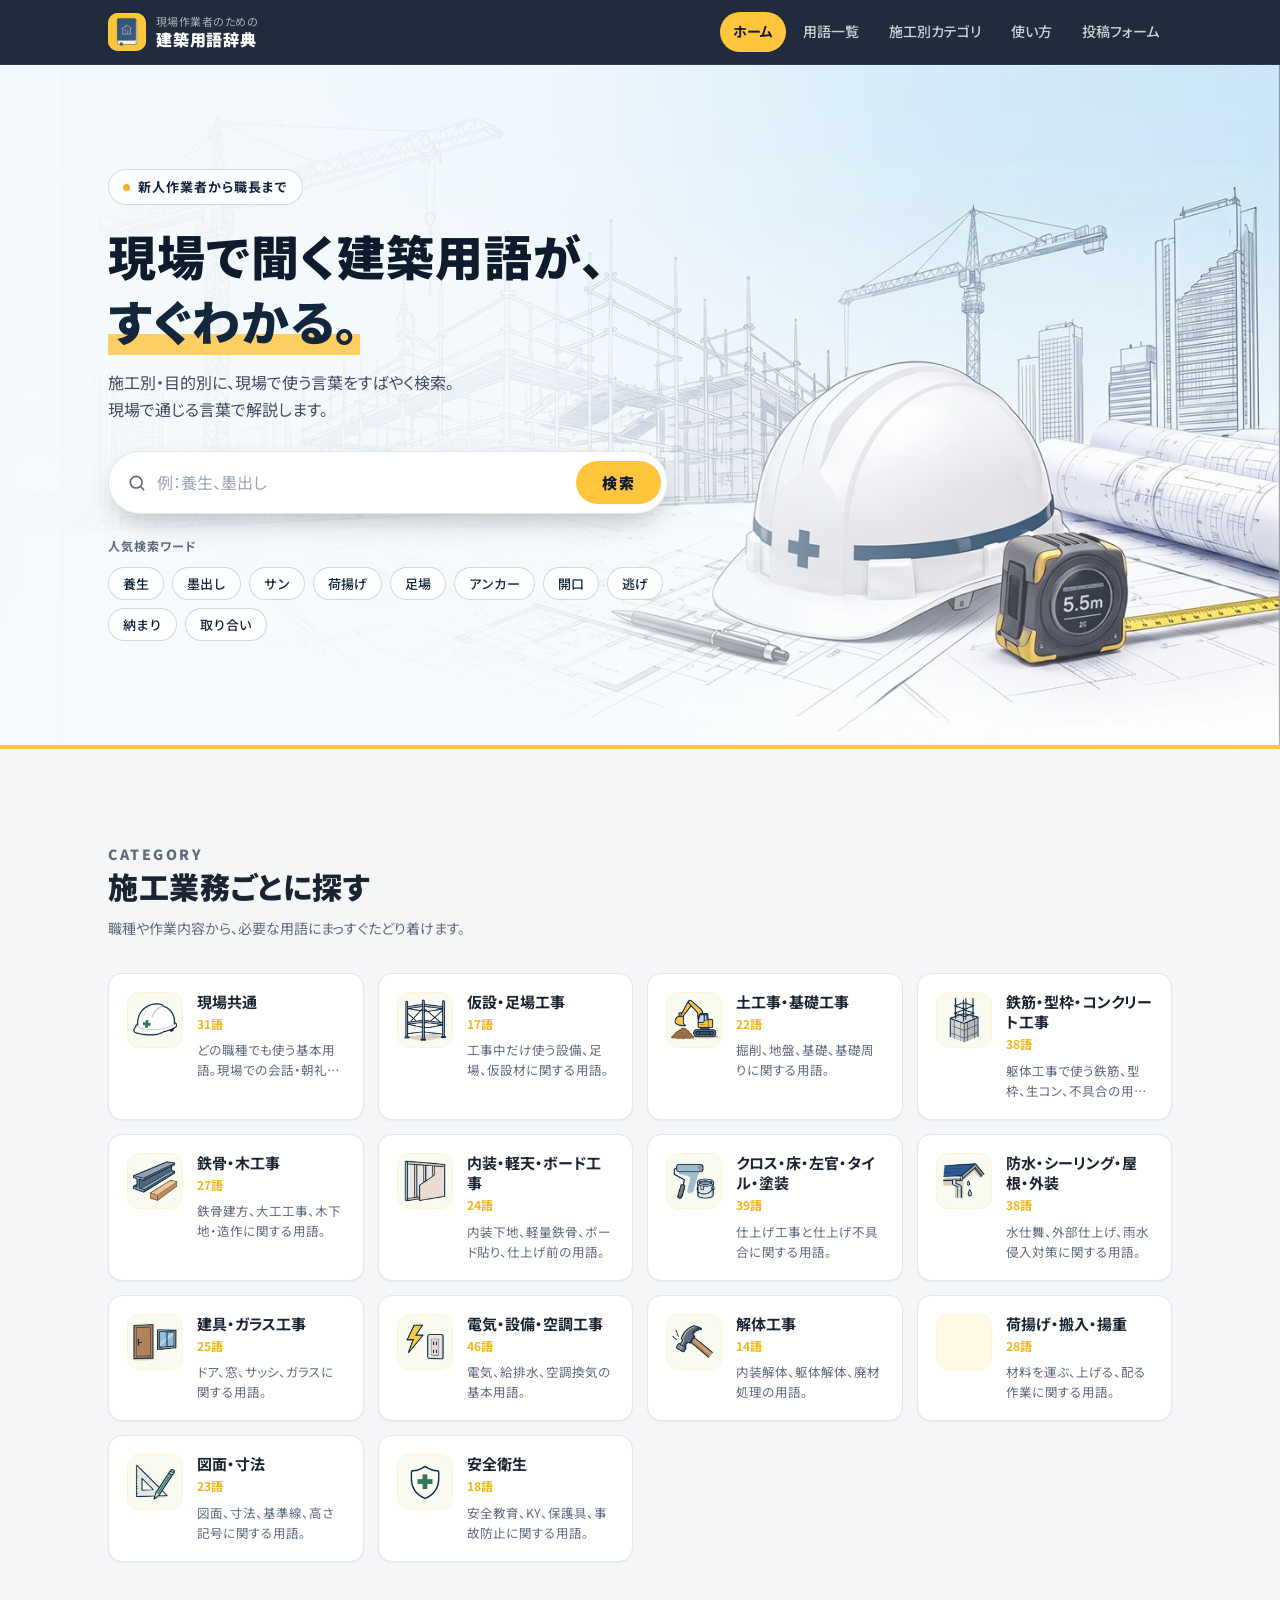
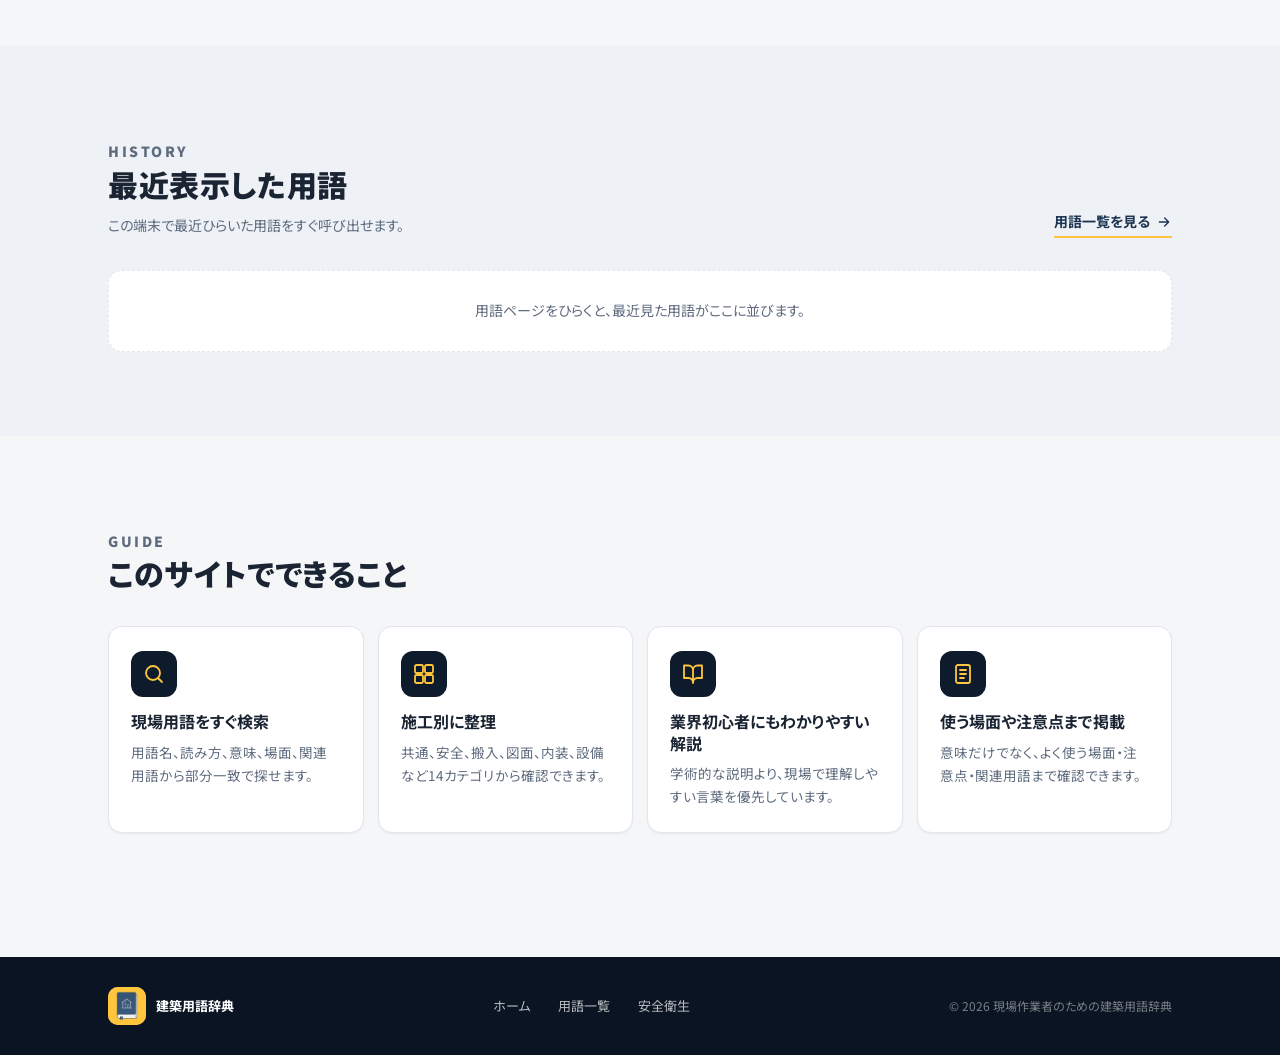
<file: index.html>
<!doctype html>
<html lang="ja">
<head>
  <meta charset="utf-8">
  <meta name="viewport" content="width=device-width, initial-scale=1">
  <title>現場作業者のための建築用語辞典</title>
  <meta name="description" content="現場で聞く建築用語を施工別・目的別にすばやく検索できる、現場作業者のための用語辞典です。">
  <meta name="theme-color" content="#0e1b2c">
  <link rel="preconnect" href="https://fonts.googleapis.com">
  <link rel="preconnect" href="https://fonts.gstatic.com" crossorigin>
  <link href="https://fonts.googleapis.com/css2?family=Noto+Sans+JP:wght@400;500;700;900&display=swap" rel="stylesheet">
  <link rel="icon" type="image/png" sizes="32x32" href="image/icon-32.png">
  <link rel="icon" type="image/png" sizes="192x192" href="image/icon-192.png">
  <link rel="apple-touch-icon" sizes="180x180" href="image/icon-180.png">
  <link rel="stylesheet" href="styles.css">
</head>
<body data-page="home">
  <a class="skip-link" href="#main">本文へスキップ</a>

  <header class="site-header">
    <div class="container header-inner">
      <a class="brand" href="index.html" aria-label="現場作業者のための建築用語辞典 ホーム">
        <span class="brand-mark" aria-hidden="true">
          <img class="brand-img" src="image/icon-192.png" alt="">
        </span>
        <span class="brand-text"><small>現場作業者のための</small><strong>建築用語辞典</strong></span>
      </a>
      <button class="nav-toggle" type="button" aria-expanded="false" aria-controls="globalNav">
        <span class="nav-toggle-bar" aria-hidden="true"></span>
        <span class="visually-hidden">メニュー</span>
      </button>
      <nav id="globalNav" class="nav" aria-label="メインナビゲーション">
        <a href="index.html" aria-current="page">ホーム</a>
        <a href="search.html">用語一覧</a>
        <a href="index.html#categories">施工別カテゴリ</a>
        <a href="index.html#features">使い方</a>
        <a href="board.html">投稿フォーム</a>
      </nav>
    </div>
  </header>

  <main id="main">
    <section class="hero" aria-labelledby="hero-title">
      <div class="container hero-grid">
        <div class="hero-copy">
          <p class="hero-eyebrow"><span class="hero-eyebrow-dot" aria-hidden="true"></span>新人作業者から職長まで</p>
          <h1 id="hero-title">現場で聞く建築用語が、<br><em>すぐわかる。</em></h1>
          <p class="hero-lead">施工別・目的別に、現場で使う言葉をすばやく検索。<br>現場で通じる言葉で解説します。</p>

          <form id="searchForm" class="search-form" role="search">
            <label class="visually-hidden" for="searchInput">建築用語を検索</label>
            <div class="search-box">
              <svg class="search-icon" aria-hidden="true" viewBox="0 0 24 24" fill="none" stroke="currentColor" stroke-width="2" stroke-linecap="round"><circle cx="11" cy="11" r="7"/><path d="m20 20-3.5-3.5"/></svg>
              <input id="searchInput" type="search" placeholder="例：養生、墨出し" autocomplete="off" role="combobox" aria-expanded="false" aria-controls="searchSuggest" aria-autocomplete="list">
              <button type="submit">検索</button>
            </div>
            <ul id="searchSuggest" class="search-suggest" role="listbox" aria-label="検索候補" hidden></ul>
          </form>

          <div class="popular">
            <span class="popular-label" id="popular-title">人気検索ワード</span>
            <div id="popularKeywords" class="tag-list" role="list" aria-labelledby="popular-title"></div>
          </div>
        </div>

      </div>
    </section>

    <section id="categories" class="section" aria-labelledby="category-title">
      <div class="container">
        <div class="section-heading">
          <p class="section-kicker">Category</p>
          <h2 id="category-title">施工業務ごとに探す</h2>
          <p>職種や作業内容から、必要な用語にまっすぐたどり着けます。</p>
        </div>
        <div id="statusMessage" class="status-message" role="status" aria-live="polite" hidden></div>
        <div id="categoryGrid" class="category-grid"></div>
      </div>
    </section>

    <section class="section section-muted" aria-labelledby="pickup-title">
      <div class="container">
        <div class="section-heading section-heading-row">
          <div>
            <p class="section-kicker">History</p>
            <h2 id="pickup-title">最近表示した用語</h2>
            <p>この端末で最近ひらいた用語をすぐ呼び出せます。</p>
          </div>
          <div class="pickup-actions">
            <button id="clearRecent" class="link-button" type="button" hidden>表示履歴を消す</button>
            <a class="text-link" href="search.html">用語一覧を見る<svg aria-hidden="true" viewBox="0 0 24 24" fill="none" stroke="currentColor" stroke-width="2" stroke-linecap="round" stroke-linejoin="round"><path d="M5 12h14m-6-6 6 6-6 6"/></svg></a>
          </div>
        </div>
        <div id="pickupTerms" class="term-grid"></div>
      </div>
    </section>

    <section id="features" class="section" aria-labelledby="features-title">
      <div class="container">
        <div class="section-heading">
          <p class="section-kicker">Guide</p>
          <h2 id="features-title">このサイトでできること</h2>
        </div>
        <div class="feature-grid">
          <article class="feature-card">
            <span class="feature-icon" aria-hidden="true"><svg viewBox="0 0 24 24" fill="none" stroke="currentColor" stroke-width="1.8" stroke-linecap="round"><circle cx="11" cy="11" r="7"/><path d="m20 20-3.5-3.5"/></svg></span>
            <h3>現場用語をすぐ検索</h3>
            <p>用語名、読み方、意味、場面、関連用語から部分一致で探せます。</p>
          </article>
          <article class="feature-card">
            <span class="feature-icon" aria-hidden="true"><svg viewBox="0 0 24 24" fill="none" stroke="currentColor" stroke-width="1.8" stroke-linecap="round" stroke-linejoin="round"><rect x="3" y="3" width="8" height="8" rx="1.5"/><rect x="13" y="3" width="8" height="8" rx="1.5"/><rect x="3" y="13" width="8" height="8" rx="1.5"/><rect x="13" y="13" width="8" height="8" rx="1.5"/></svg></span>
            <h3>施工別に整理</h3>
            <p>共通、安全、搬入、図面、内装、設備など14カテゴリから確認できます。</p>
          </article>
          <article class="feature-card">
            <span class="feature-icon" aria-hidden="true"><svg viewBox="0 0 24 24" fill="none" stroke="currentColor" stroke-width="1.8" stroke-linecap="round" stroke-linejoin="round"><path d="M12 21V8M12 8c0-2.5 2-4.5 4.5-4.5H21V16h-4.5C14 16 12 18 12 21M12 8c0-2.5-2-4.5-4.5-4.5H3V16h4.5C10 16 12 18 12 21"/></svg></span>
            <h3>業界初心者にもわかりやすい解説</h3>
            <p>学術的な説明より、現場で理解しやすい言葉を優先しています。</p>
          </article>
          <article class="feature-card">
            <span class="feature-icon" aria-hidden="true"><svg viewBox="0 0 24 24" fill="none" stroke="currentColor" stroke-width="1.8" stroke-linecap="round" stroke-linejoin="round"><rect x="5" y="3" width="14" height="18" rx="2"/><path d="M9 8h6M9 12h6M9 16h4"/></svg></span>
            <h3>使う場面や注意点まで掲載</h3>
            <p>意味だけでなく、よく使う場面・注意点・関連用語まで確認できます。</p>
          </article>
        </div>
      </div>
    </section>
  </main>

  <footer class="footer">
    <div class="container footer-inner">
      <div class="footer-brand">
        <span class="brand-mark" aria-hidden="true">
          <img class="brand-img" src="image/icon-192.png" alt="">
        </span>
        <strong>建築用語辞典</strong>
      </div>
      <nav class="footer-nav" aria-label="フッターナビゲーション">
        <a href="index.html">ホーム</a>
        <a href="search.html">用語一覧</a>
        <a href="search.html?cat=safety">安全衛生</a>
      </nav>
      <p class="footer-copy">© 2026 現場作業者のための建築用語辞典</p>
    </div>
  </footer>

  <script src="app.js"></script>
</body>
</html>
</file>
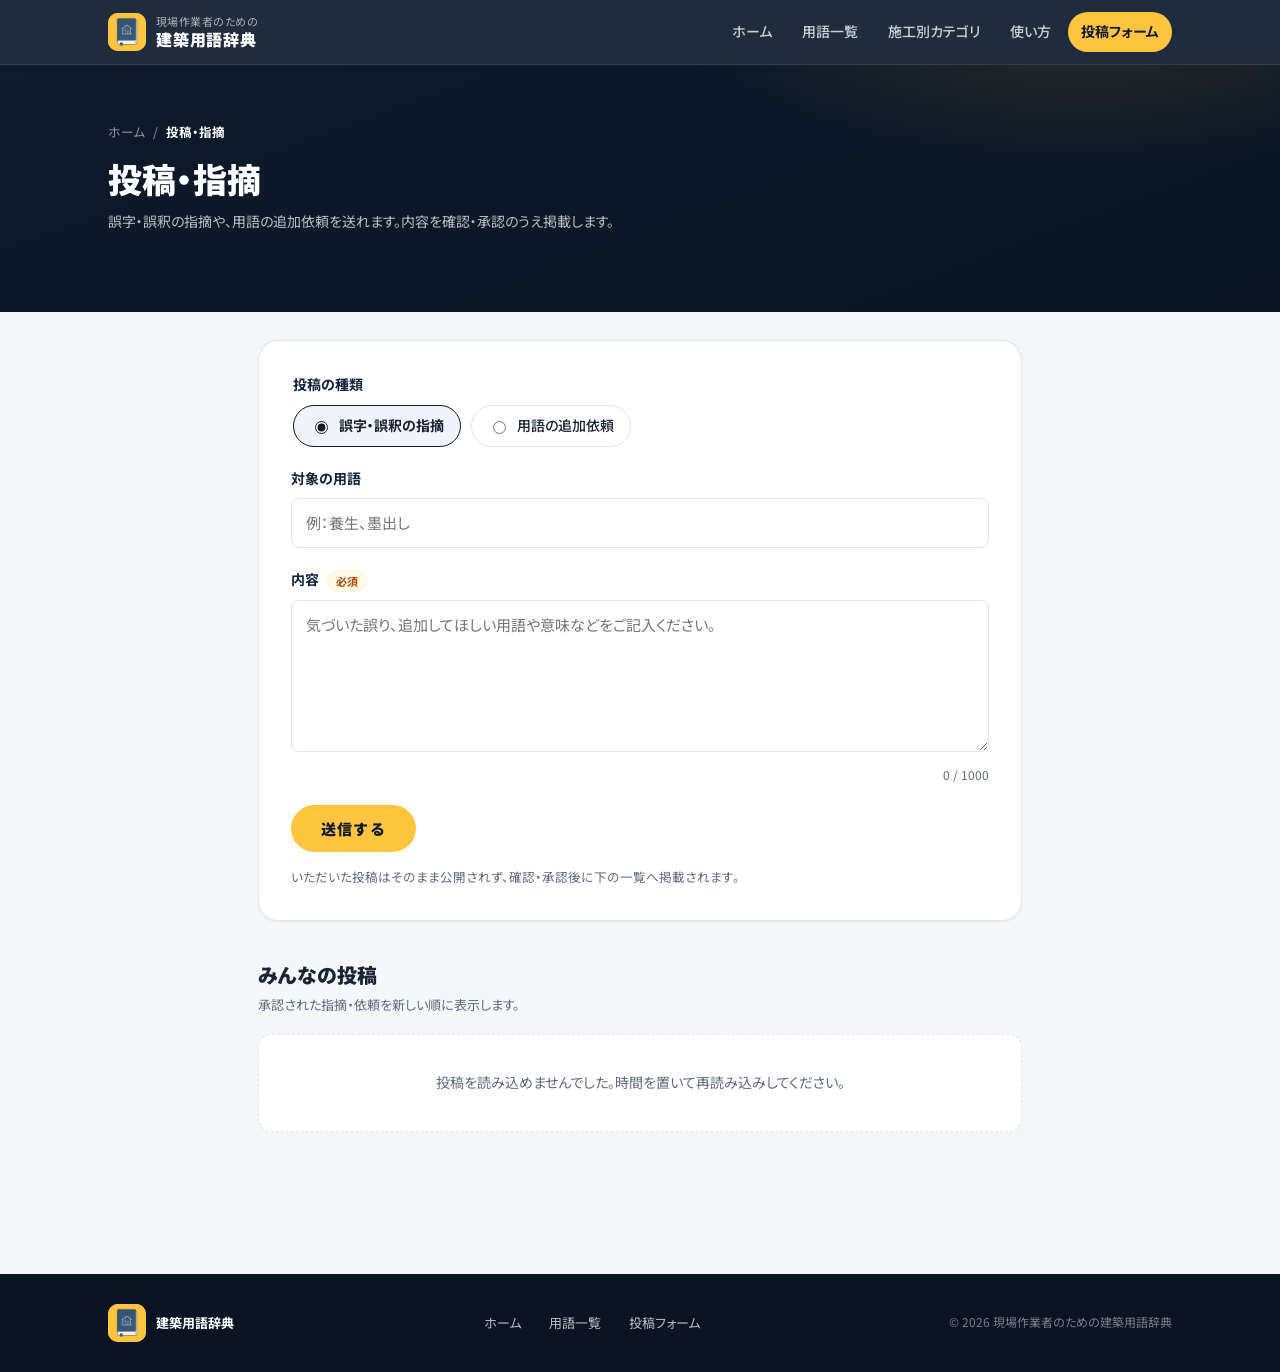
<file: board.html>
<!doctype html>
<html lang="ja">
<head>
  <meta charset="utf-8">
  <meta name="viewport" content="width=device-width, initial-scale=1">
  <title>投稿・指摘 | 現場作業者のための建築用語辞典</title>
  <meta name="description" content="誤字・誤釈の指摘や、用語の追加依頼を投稿できます。">
  <meta name="theme-color" content="#0e1b2c">
  <link rel="preconnect" href="https://fonts.googleapis.com">
  <link rel="preconnect" href="https://fonts.gstatic.com" crossorigin>
  <link href="https://fonts.googleapis.com/css2?family=Noto+Sans+JP:wght@400;500;700;900&display=swap" rel="stylesheet">
  <link rel="icon" type="image/png" sizes="32x32" href="image/icon-32.png">
  <link rel="icon" type="image/png" sizes="192x192" href="image/icon-192.png">
  <link rel="apple-touch-icon" sizes="180x180" href="image/icon-180.png">
  <link rel="stylesheet" href="styles.css">
</head>
<body data-page="board">
  <a class="skip-link" href="#main">本文へスキップ</a>

  <header class="site-header">
    <div class="container header-inner">
      <a class="brand" href="index.html" aria-label="現場作業者のための建築用語辞典 ホーム">
        <span class="brand-mark" aria-hidden="true">
          <img class="brand-img" src="image/icon-192.png" alt="">
        </span>
        <span class="brand-text"><small>現場作業者のための</small><strong>建築用語辞典</strong></span>
      </a>
      <button class="nav-toggle" type="button" aria-expanded="false" aria-controls="globalNav">
        <span class="nav-toggle-bar" aria-hidden="true"></span>
        <span class="visually-hidden">メニュー</span>
      </button>
      <nav id="globalNav" class="nav" aria-label="メインナビゲーション">
        <a href="index.html">ホーム</a>
        <a href="search.html">用語一覧</a>
        <a href="index.html#categories">施工別カテゴリ</a>
        <a href="index.html#features">使い方</a>
        <a href="board.html" aria-current="page">投稿フォーム</a>
      </nav>
    </div>
  </header>

  <main id="main">
    <section class="page-hero">
      <div class="container">
        <nav class="breadcrumb" aria-label="パンくずリスト">
          <a href="index.html">ホーム</a><span aria-hidden="true">/</span><span aria-current="page">投稿・指摘</span>
        </nav>
        <h1>投稿・指摘</h1>
        <p class="page-lead">誤字・誤釈の指摘や、用語の追加依頼を送れます。内容を確認・承認のうえ掲載します。</p>
      </div>
    </section>

    <section class="section section-board">
      <div class="container container-narrow">
        <form id="postForm" class="post-form" novalidate>
          <fieldset class="post-field">
            <legend>投稿の種類</legend>
            <div class="post-type-choices">
              <label class="post-radio">
                <input type="radio" name="type" value="typo" checked>
                <span>誤字・誤釈の指摘</span>
              </label>
              <label class="post-radio">
                <input type="radio" name="type" value="request">
                <span>用語の追加依頼</span>
              </label>
            </div>
          </fieldset>

          <div class="post-field">
            <label for="postTerm" id="postTermLabel">対象の用語</label>
            <input id="postTerm" name="term" type="text" maxlength="60" autocomplete="off" placeholder="例：養生、墨出し">
          </div>

          <div class="post-field">
            <label for="postBody">内容<span class="req">必須</span></label>
            <textarea id="postBody" name="body" rows="5" maxlength="1000" required placeholder="気づいた誤り、追加してほしい用語や意味などをご記入ください。"></textarea>
            <p class="post-help"><span id="postCounter">0 / 1000</span></p>
          </div>

          <!-- スパム対策（人間には見えない項目） -->
          <div class="hp-field" aria-hidden="true">
            <label for="postWebsite">Website</label>
            <input id="postWebsite" name="website" type="text" tabindex="-1" autocomplete="off">
          </div>

          <div id="postStatus" class="post-status" role="status" aria-live="polite" hidden></div>

          <button type="submit" class="post-submit">送信する</button>
          <p class="post-note">いただいた投稿はそのまま公開されず、確認・承認後に下の一覧へ掲載されます。</p>
        </form>

        <div class="board-list-head">
          <h2>みんなの投稿</h2>
          <p>承認された指摘・依頼を新しい順に表示します。</p>
        </div>
        <div id="postEmpty" class="status-message" role="status" aria-live="polite" hidden></div>
        <div id="postList" class="post-list"></div>
      </div>
    </section>
  </main>

  <footer class="footer">
    <div class="container footer-inner">
      <div class="footer-brand">
        <span class="brand-mark" aria-hidden="true">
          <img class="brand-img" src="image/icon-192.png" alt="">
        </span>
        <strong>建築用語辞典</strong>
      </div>
      <nav class="footer-nav" aria-label="フッターナビゲーション">
        <a href="index.html">ホーム</a>
        <a href="search.html">用語一覧</a>
        <a href="board.html">投稿フォーム</a>
      </nav>
      <p class="footer-copy">© 2026 現場作業者のための建築用語辞典</p>
    </div>
  </footer>

  <script src="app.js"></script>
</body>
</html>
</file>
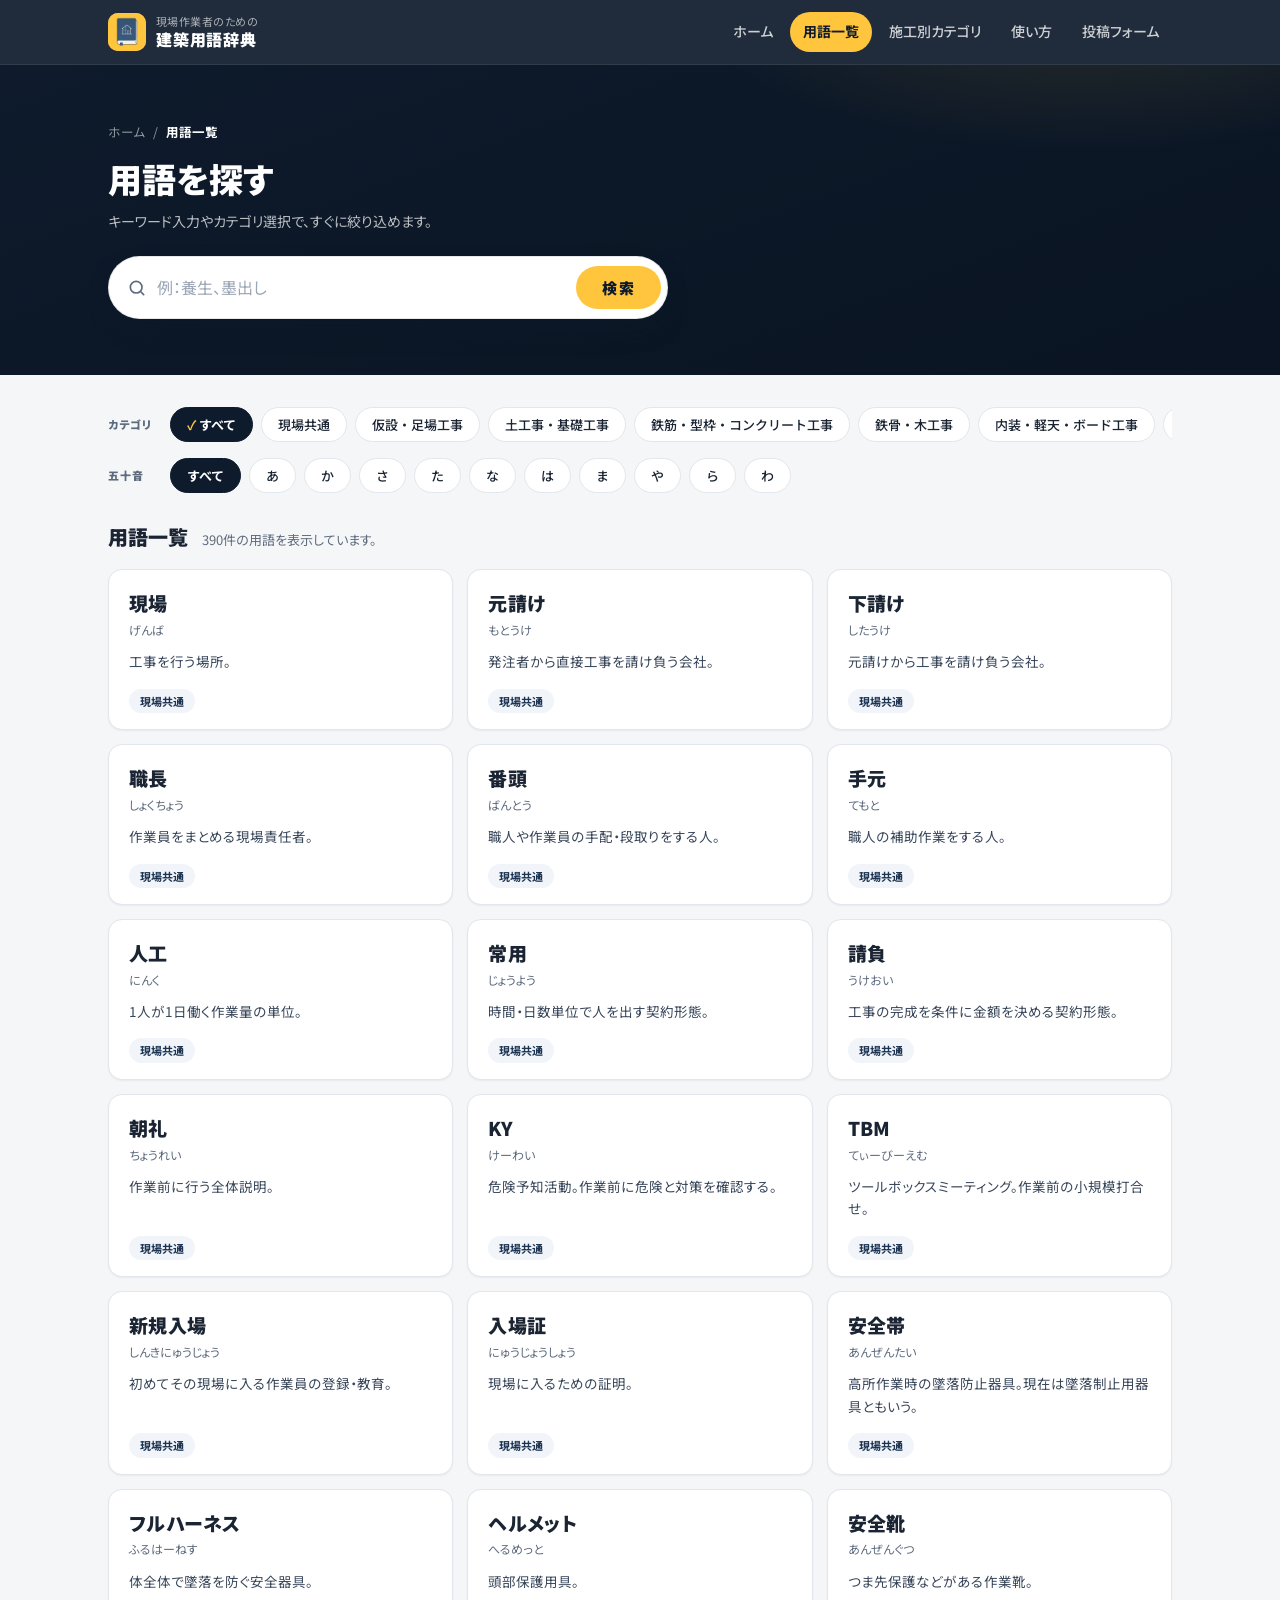
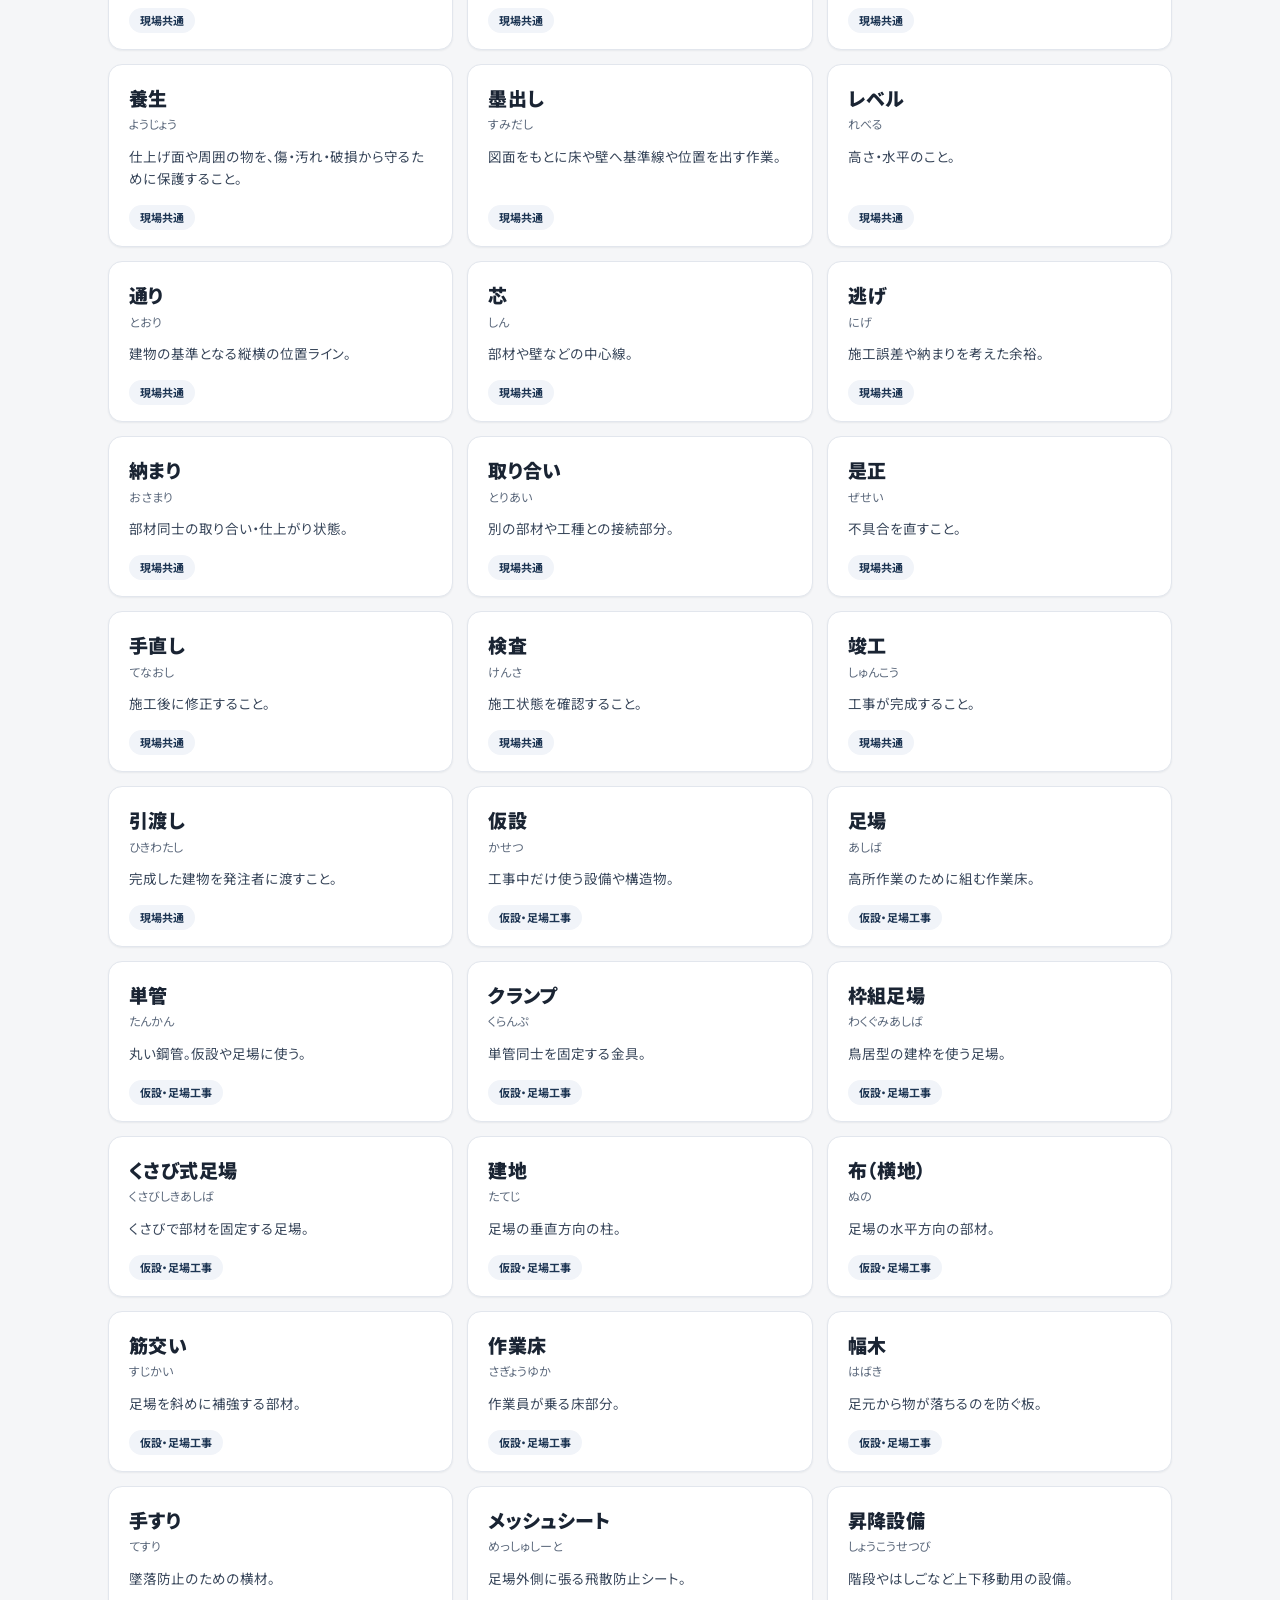
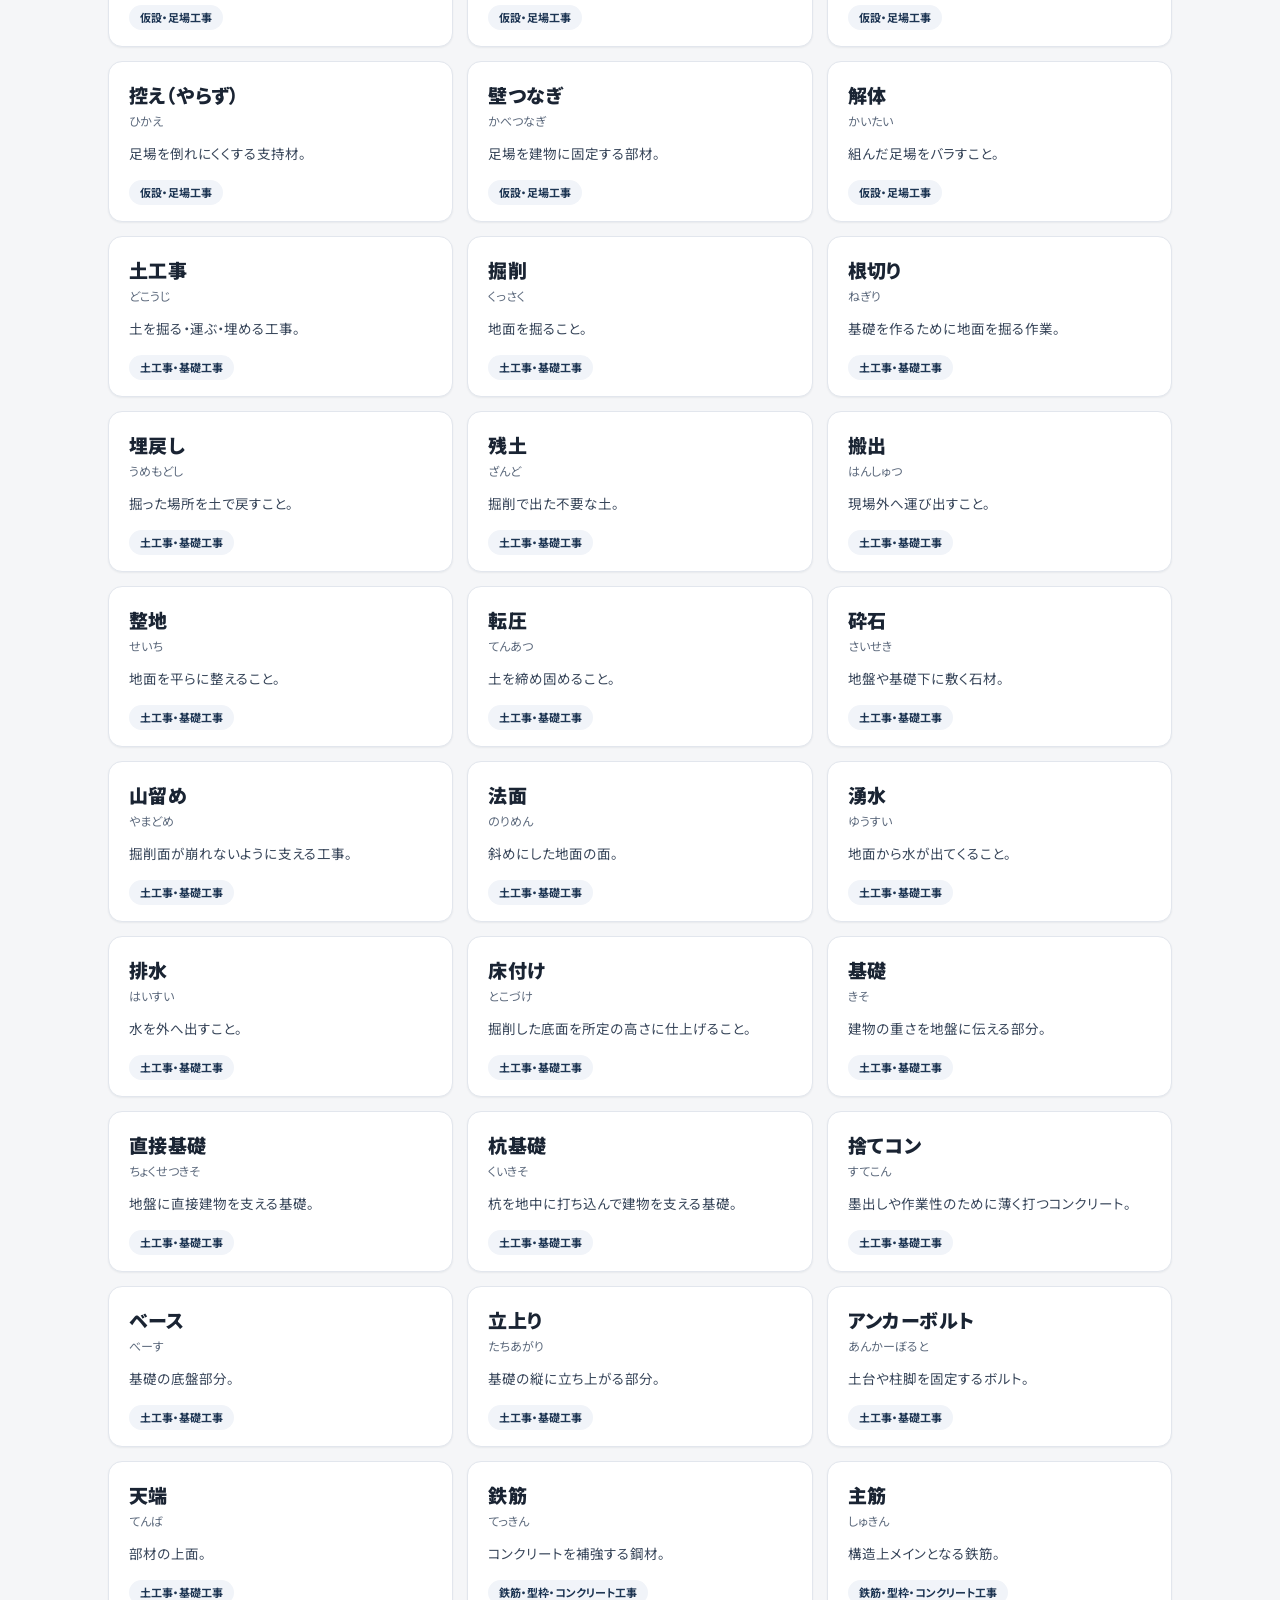
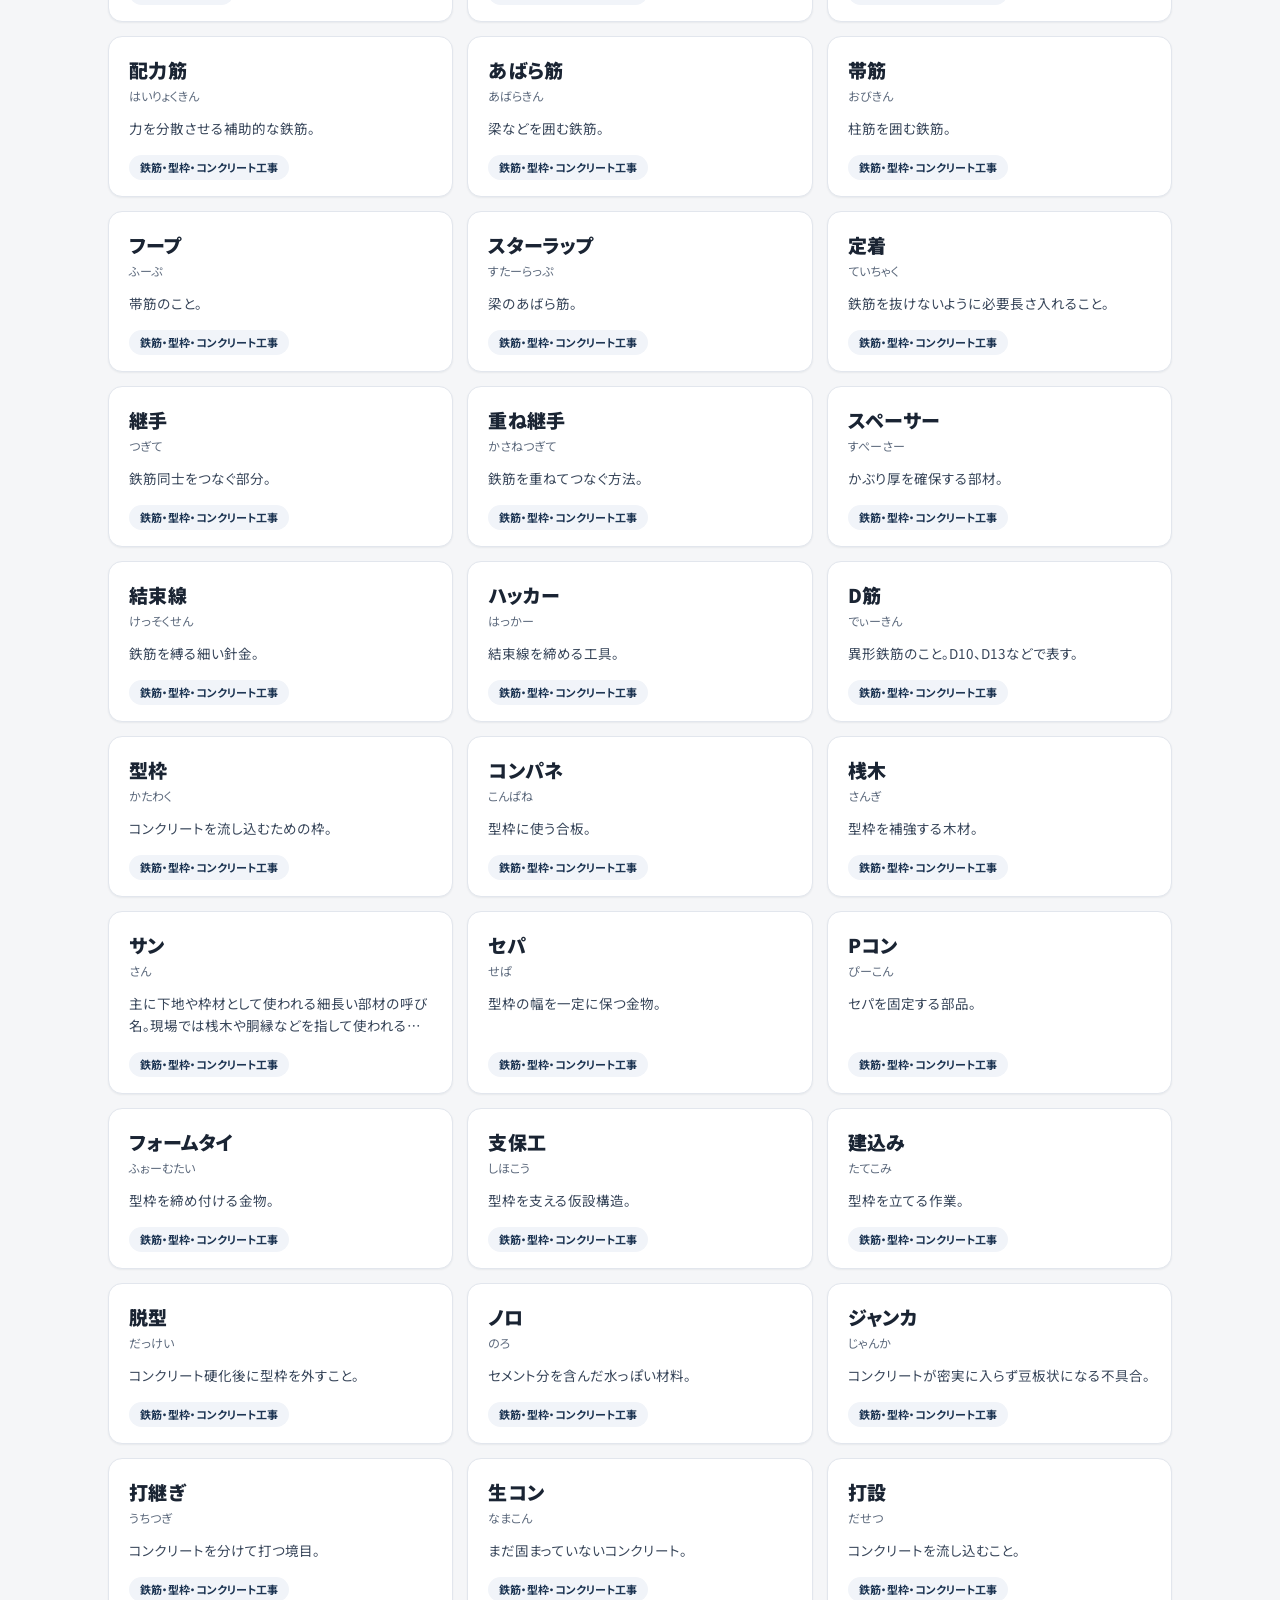
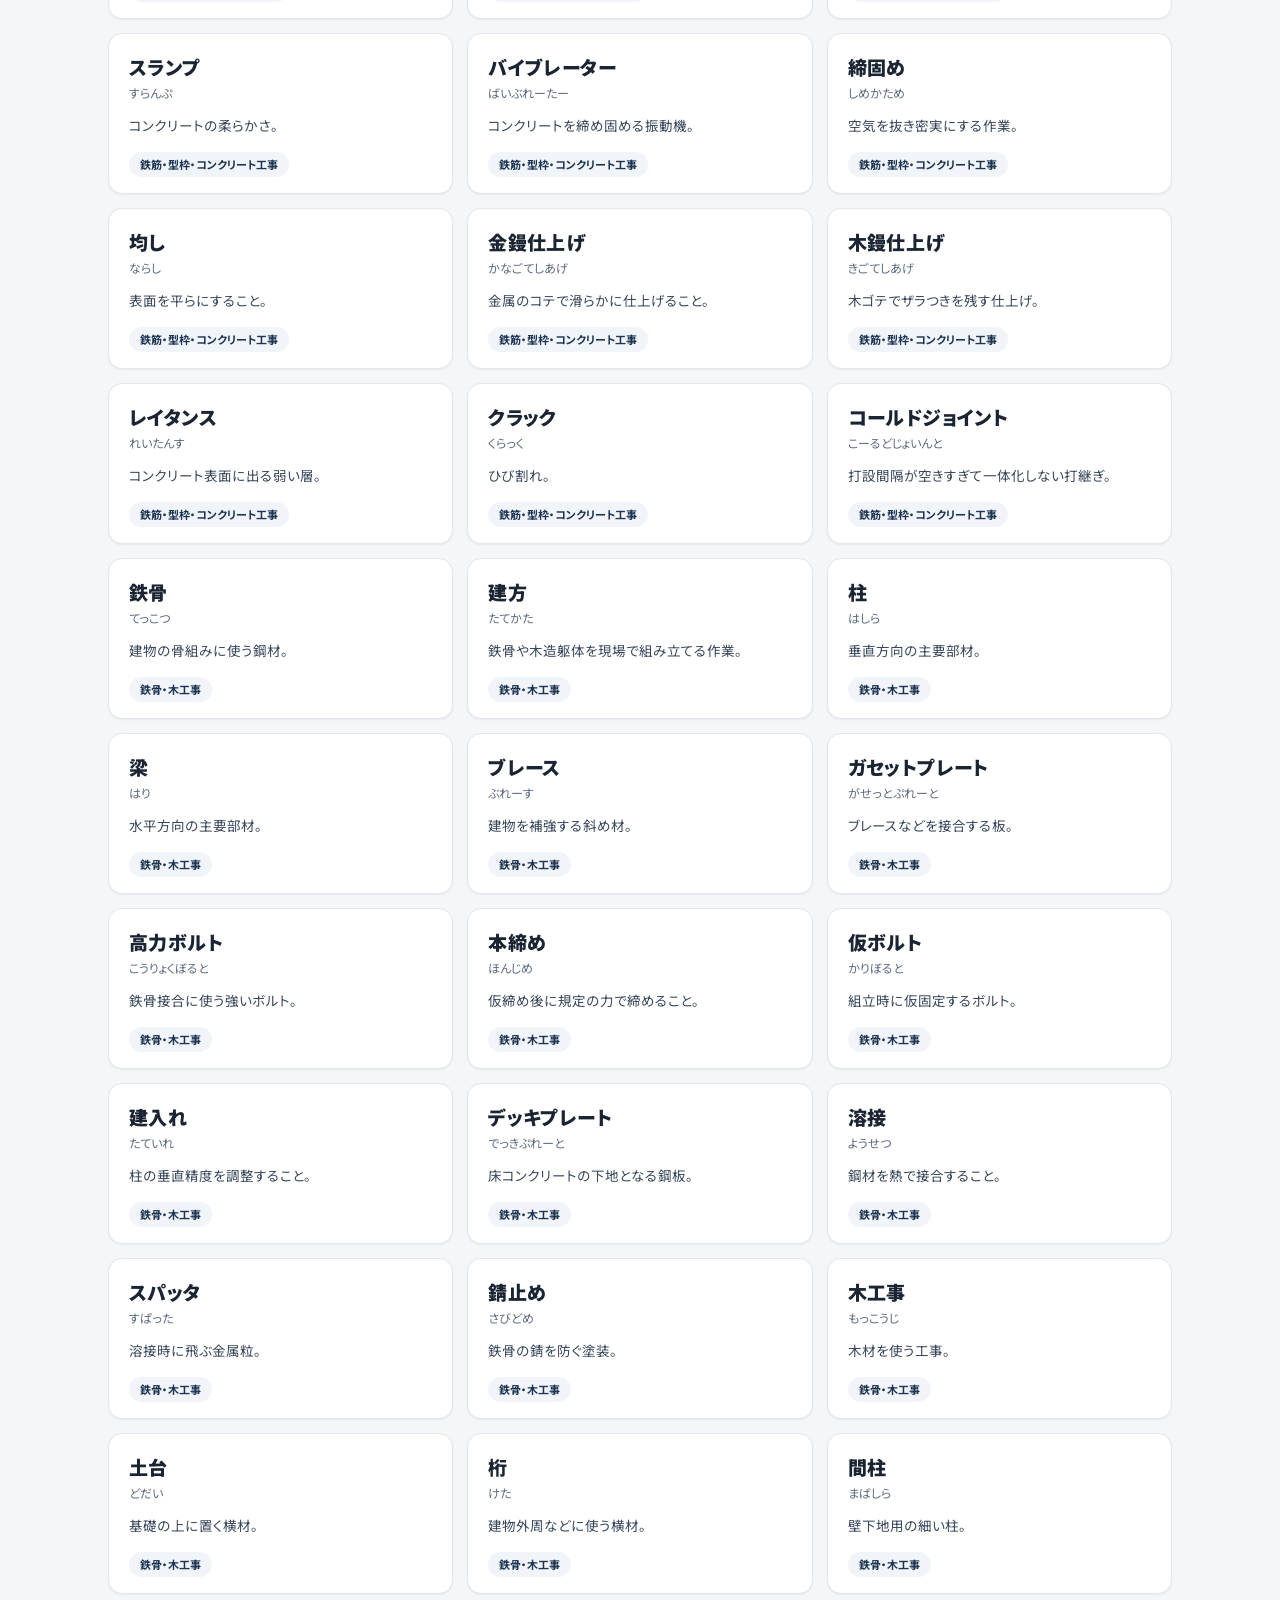
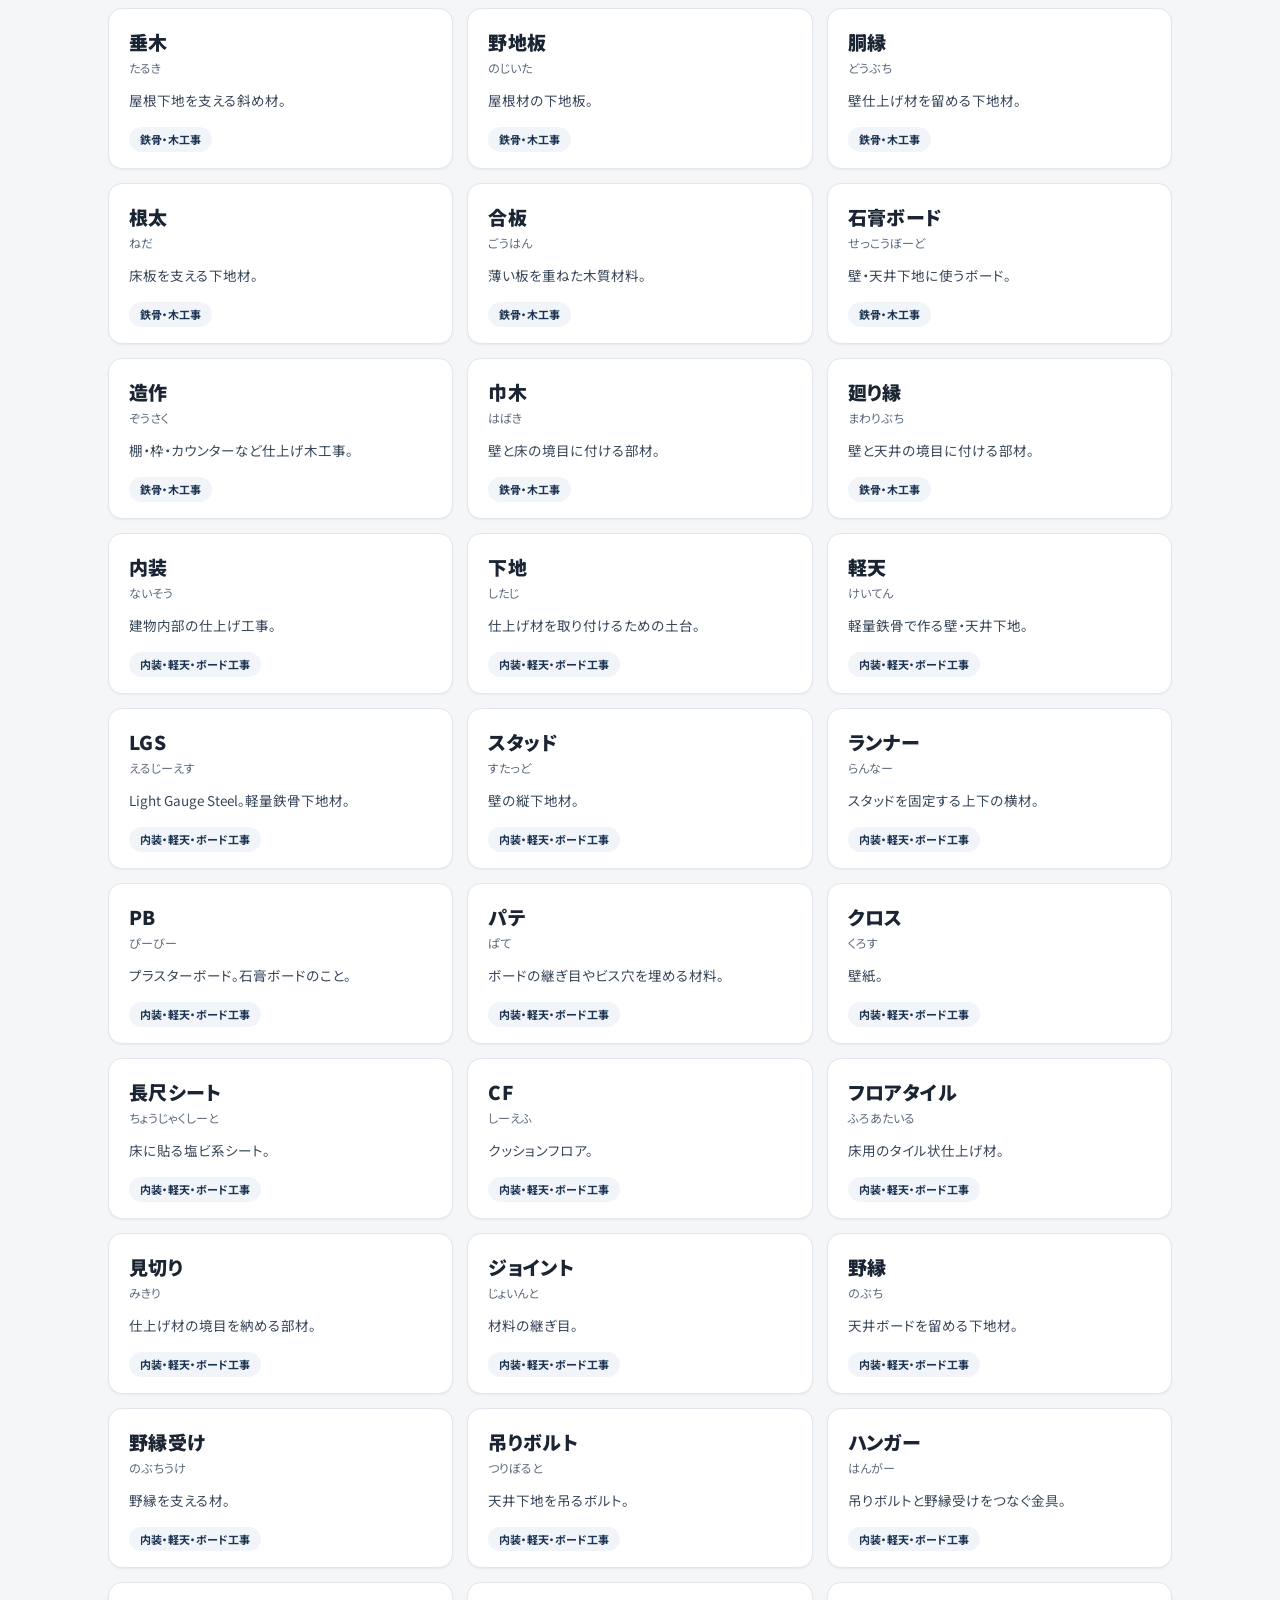
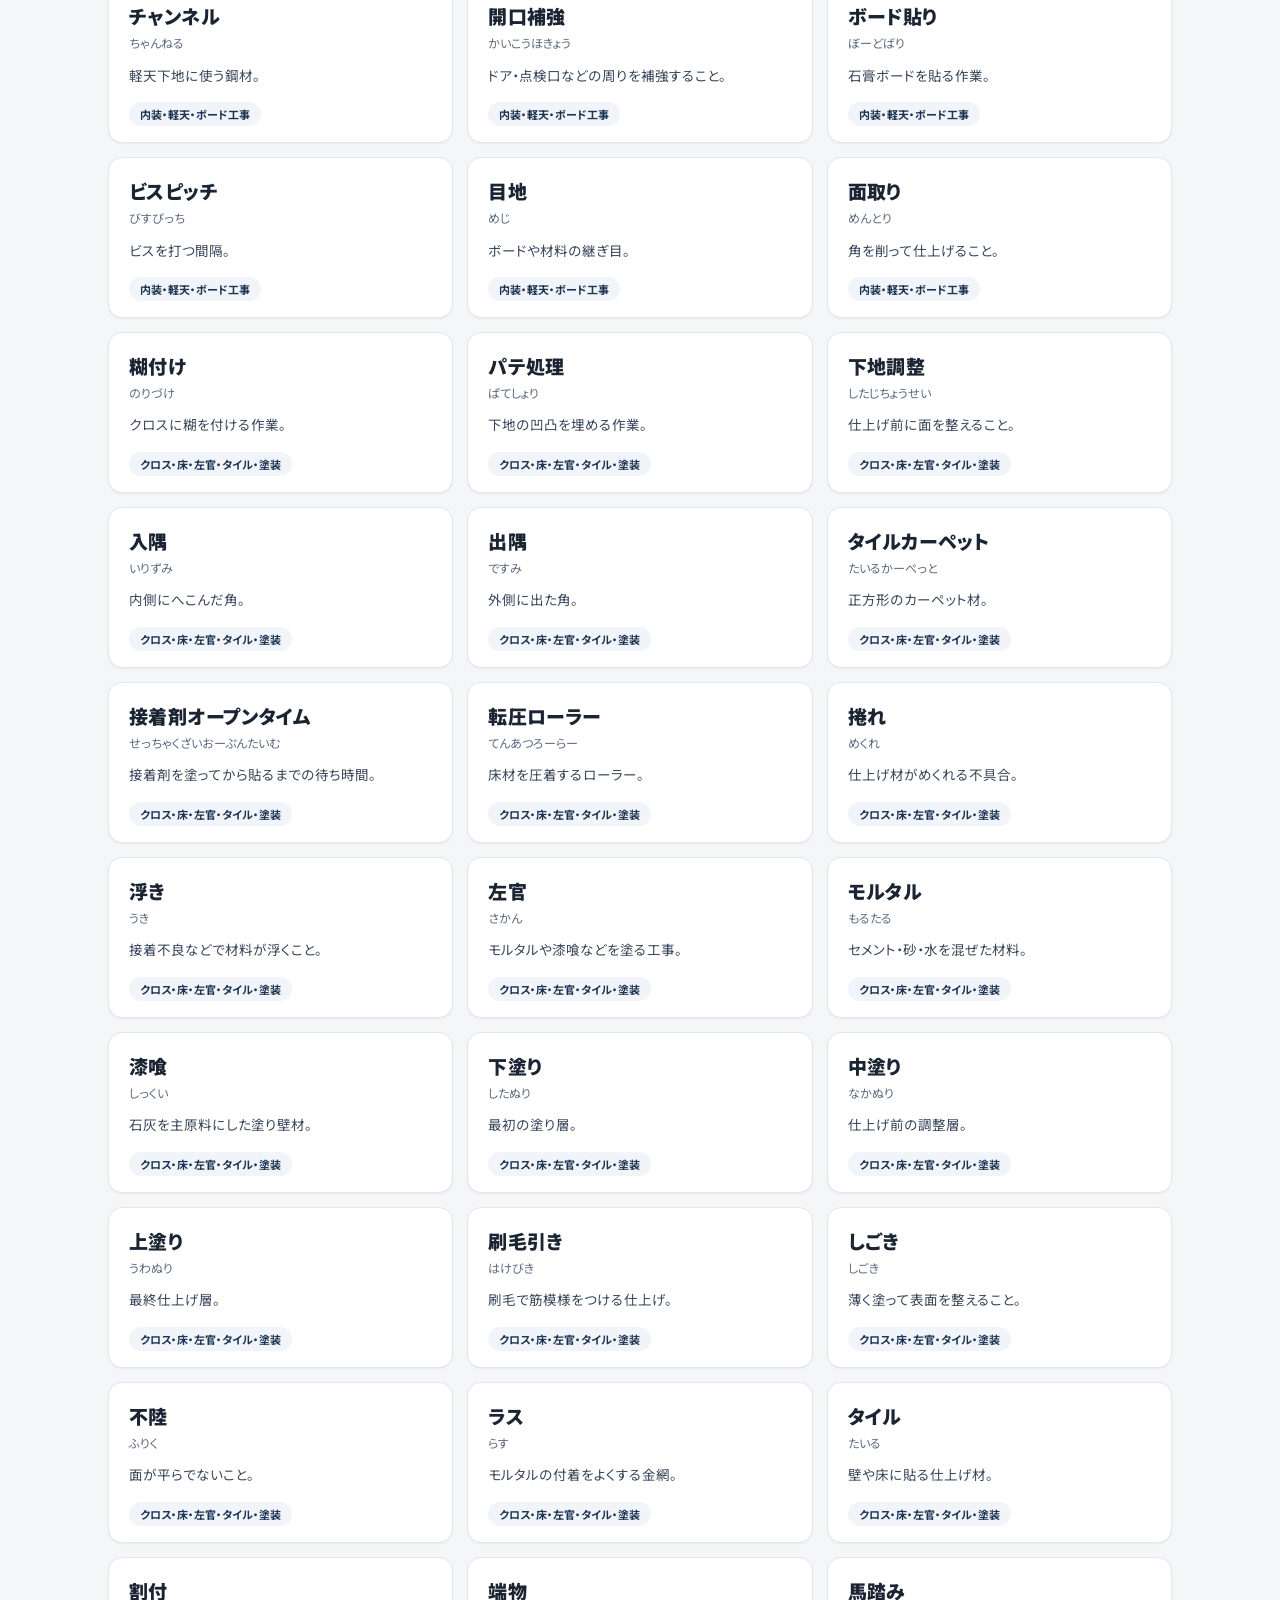
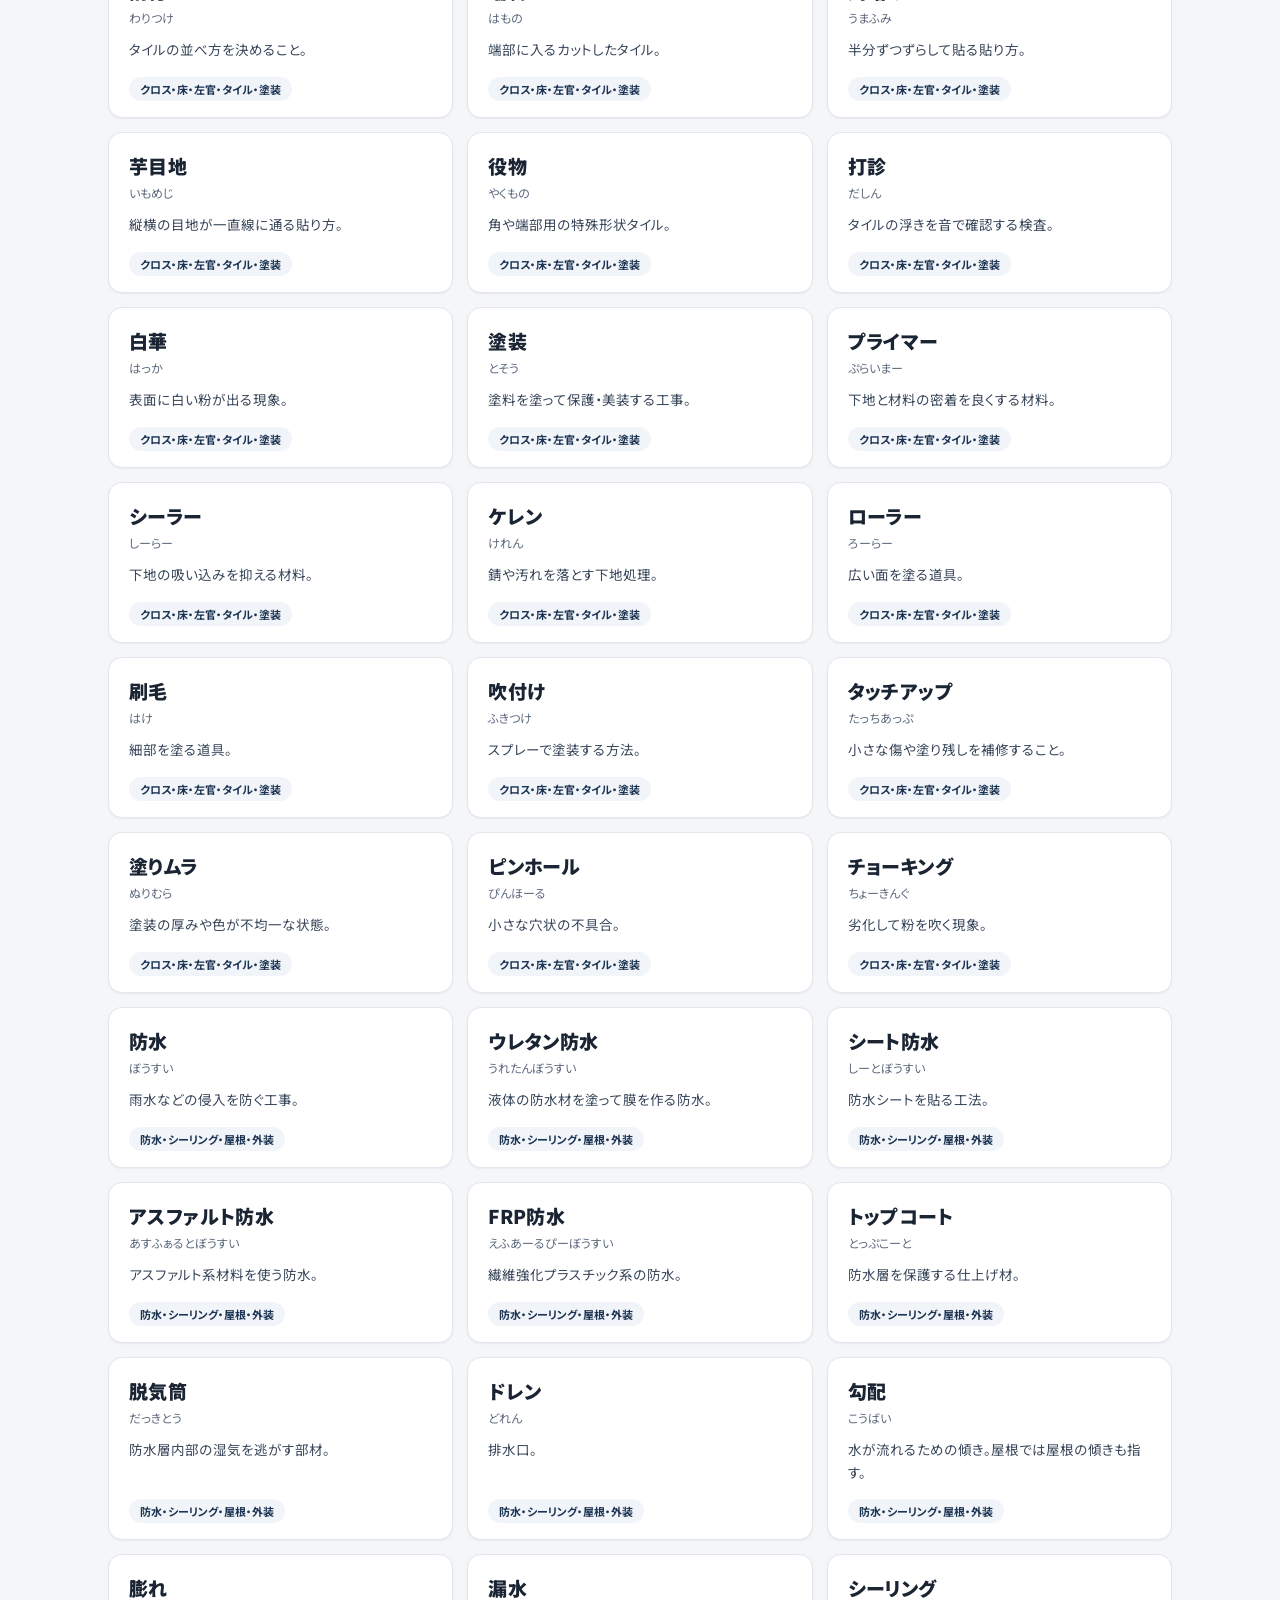
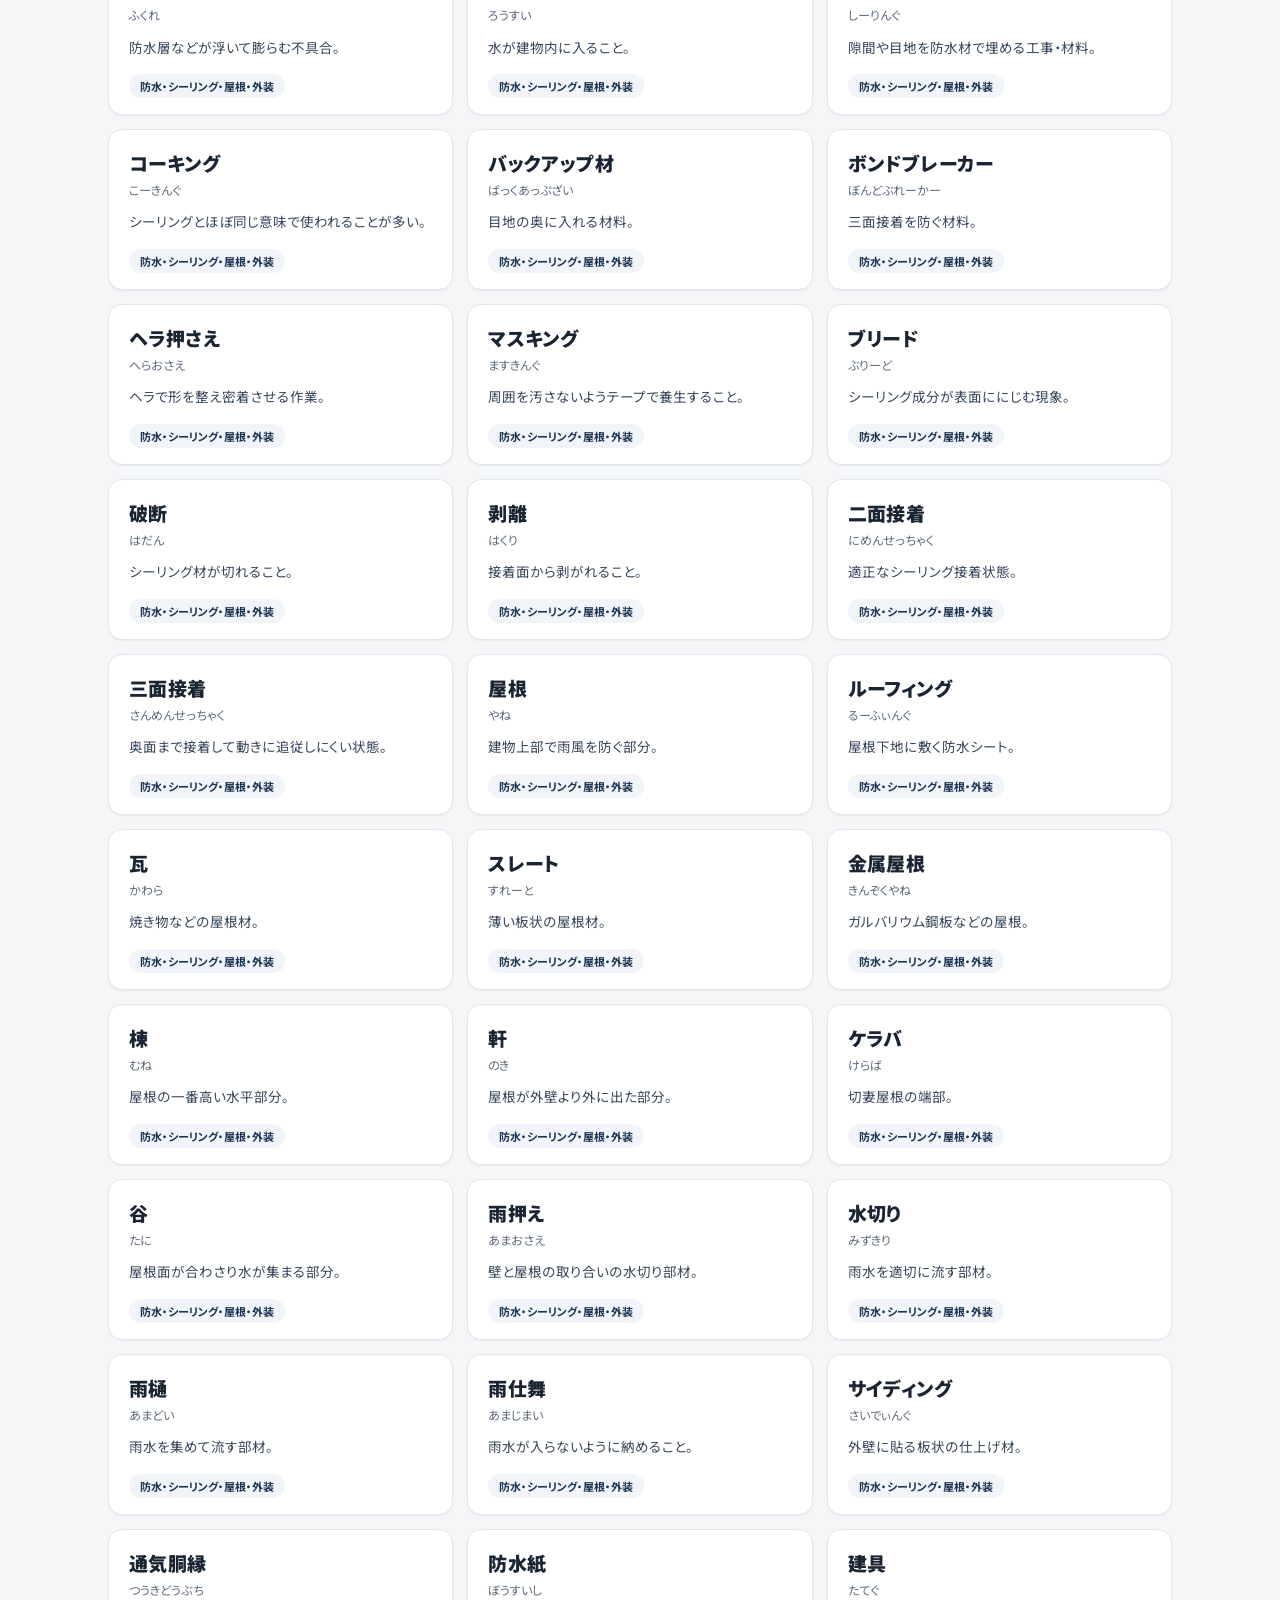
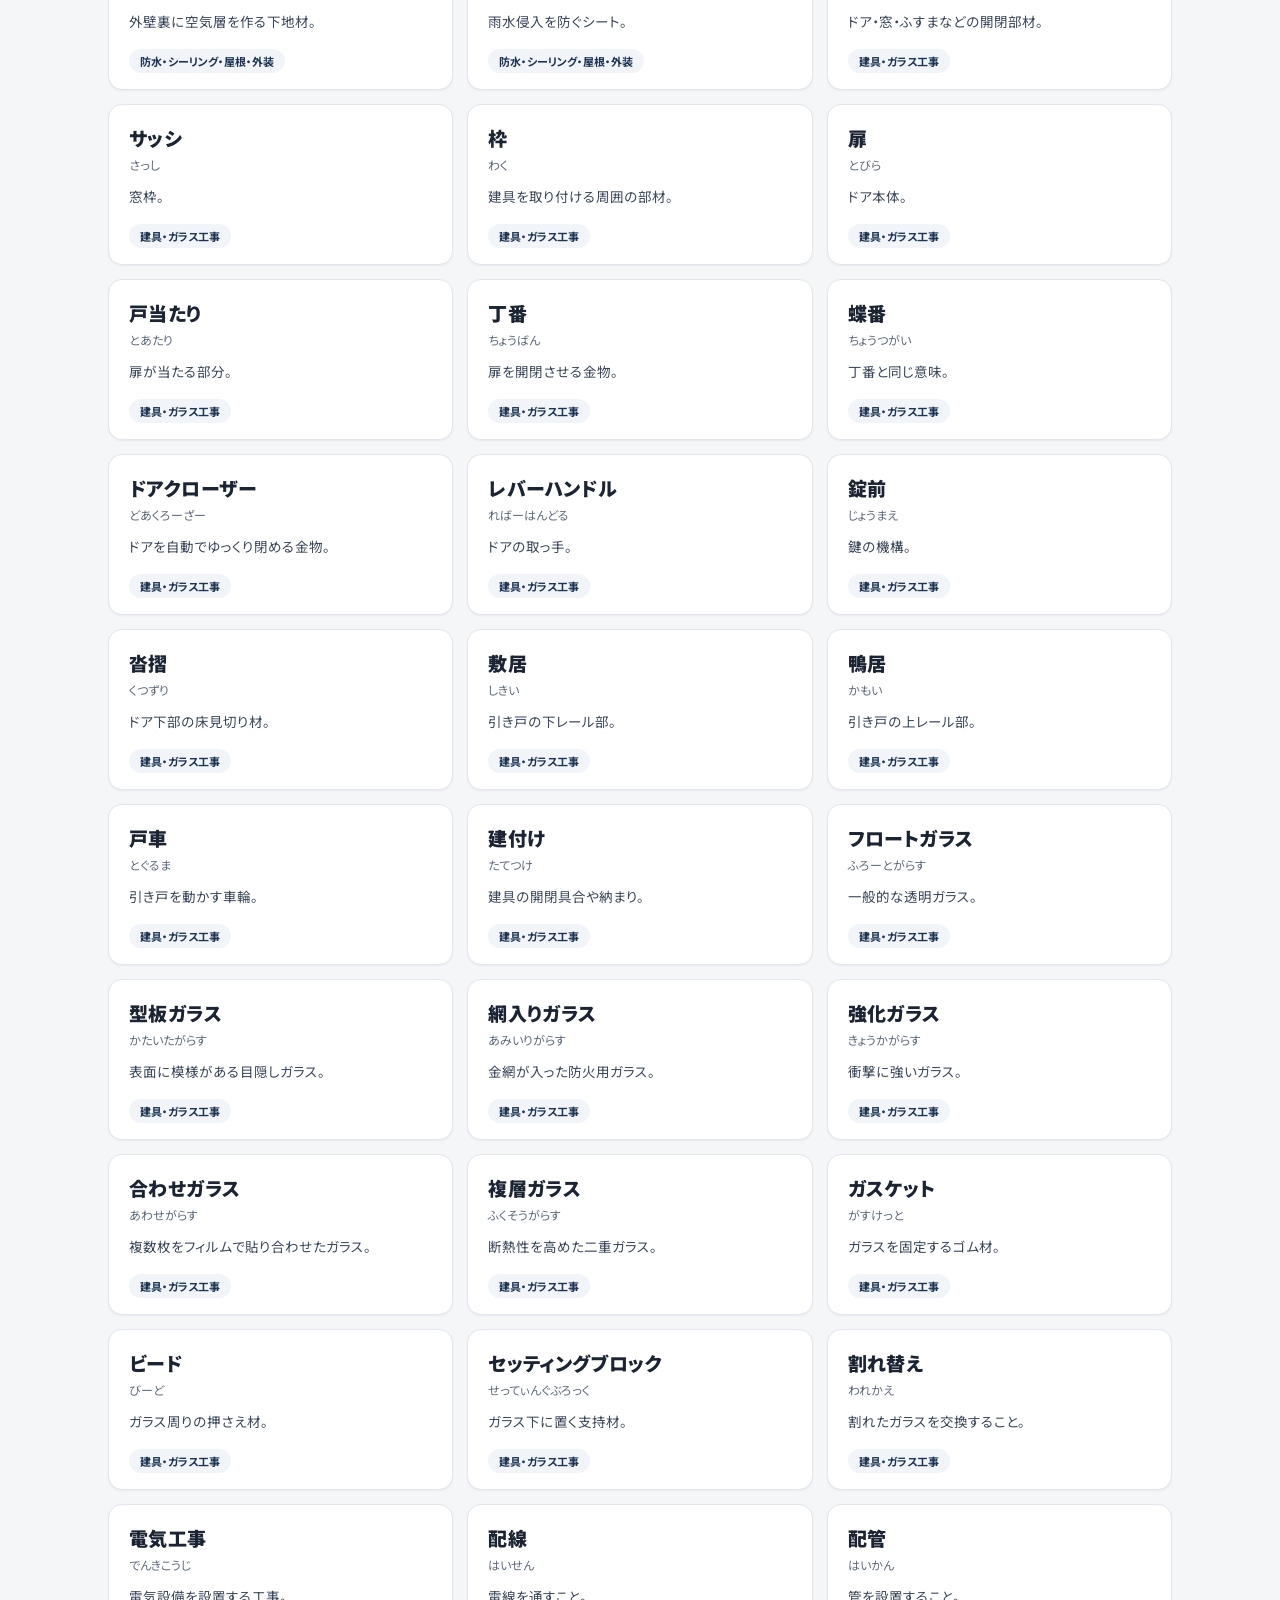
<file: search.html>
<!doctype html>
<html lang="ja">
<head>
  <meta charset="utf-8">
  <meta name="viewport" content="width=device-width, initial-scale=1">
  <title>用語一覧 | 現場作業者のための建築用語辞典</title>
  <meta name="description" content="建築用語をキーワード検索・施工カテゴリで絞り込みできます。">
  <meta name="theme-color" content="#0e1b2c">
  <link rel="preconnect" href="https://fonts.googleapis.com">
  <link rel="preconnect" href="https://fonts.gstatic.com" crossorigin>
  <link href="https://fonts.googleapis.com/css2?family=Noto+Sans+JP:wght@400;500;700;900&display=swap" rel="stylesheet">
  <link rel="icon" type="image/png" sizes="32x32" href="image/icon-32.png">
  <link rel="icon" type="image/png" sizes="192x192" href="image/icon-192.png">
  <link rel="apple-touch-icon" sizes="180x180" href="image/icon-180.png">
  <link rel="stylesheet" href="styles.css">
</head>
<body data-page="search">
  <a class="skip-link" href="#main">本文へスキップ</a>

  <header class="site-header">
    <div class="container header-inner">
      <a class="brand" href="index.html" aria-label="現場作業者のための建築用語辞典 ホーム">
        <span class="brand-mark" aria-hidden="true">
          <img class="brand-img" src="image/icon-192.png" alt="">
        </span>
        <span class="brand-text"><small>現場作業者のための</small><strong>建築用語辞典</strong></span>
      </a>
      <button class="nav-toggle" type="button" aria-expanded="false" aria-controls="globalNav">
        <span class="nav-toggle-bar" aria-hidden="true"></span>
        <span class="visually-hidden">メニュー</span>
      </button>
      <nav id="globalNav" class="nav" aria-label="メインナビゲーション">
        <a href="index.html">ホーム</a>
        <a href="search.html" aria-current="page">用語一覧</a>
        <a href="index.html#categories">施工別カテゴリ</a>
        <a href="index.html#features">使い方</a>
        <a href="board.html">投稿フォーム</a>
      </nav>
    </div>
  </header>

  <main id="main">
    <section class="page-hero">
      <div class="container">
        <nav class="breadcrumb" aria-label="パンくずリスト">
          <a href="index.html">ホーム</a><span aria-hidden="true">/</span><span aria-current="page">用語一覧</span>
        </nav>
        <h1 id="pageTitle">用語を探す</h1>
        <p class="page-lead" id="pageLead">キーワード入力やカテゴリ選択で、すぐに絞り込めます。</p>

        <form id="searchForm" class="search-form" role="search">
          <label class="visually-hidden" for="searchInput">建築用語を検索</label>
          <div class="search-box">
            <svg class="search-icon" aria-hidden="true" viewBox="0 0 24 24" fill="none" stroke="currentColor" stroke-width="2" stroke-linecap="round"><circle cx="11" cy="11" r="7"/><path d="m20 20-3.5-3.5"/></svg>
            <input id="searchInput" type="search" placeholder="例：養生、墨出し" autocomplete="off">
            <button type="submit">検索</button>
          </div>
        </form>
      </div>
    </section>

    <section class="section section-list" aria-labelledby="resultsTitle">
      <div class="container">
        <div class="filter-area">
          <div class="filter-bar">
            <span class="filter-label" id="catFilterLabel">カテゴリ</span>
            <div id="categoryFilters" class="filter-scroll" role="group" aria-labelledby="catFilterLabel"></div>
          </div>
          <div class="filter-bar">
            <span class="filter-label" id="kanaFilterLabel">五十音</span>
            <div id="kanaFilters" class="filter-scroll" role="group" aria-labelledby="kanaFilterLabel"></div>
          </div>
        </div>

        <div class="results-heading">
          <h2 id="resultsTitle">用語一覧</h2>
          <p id="resultsSub" aria-live="polite"></p>
        </div>

        <div id="statusMessage" class="status-message" role="status" aria-live="polite" hidden></div>
        <div id="results" class="term-grid"></div>
      </div>
    </section>
  </main>

  <footer class="footer">
    <div class="container footer-inner">
      <div class="footer-brand">
        <span class="brand-mark" aria-hidden="true">
          <img class="brand-img" src="image/icon-192.png" alt="">
        </span>
        <strong>建築用語辞典</strong>
      </div>
      <nav class="footer-nav" aria-label="フッターナビゲーション">
        <a href="index.html">ホーム</a>
        <a href="search.html">用語一覧</a>
        <a href="search.html?cat=safety">安全衛生</a>
      </nav>
      <p class="footer-copy">© 2026 現場作業者のための建築用語辞典</p>
    </div>
  </footer>

  <script src="app.js"></script>
</body>
</html>
</file>
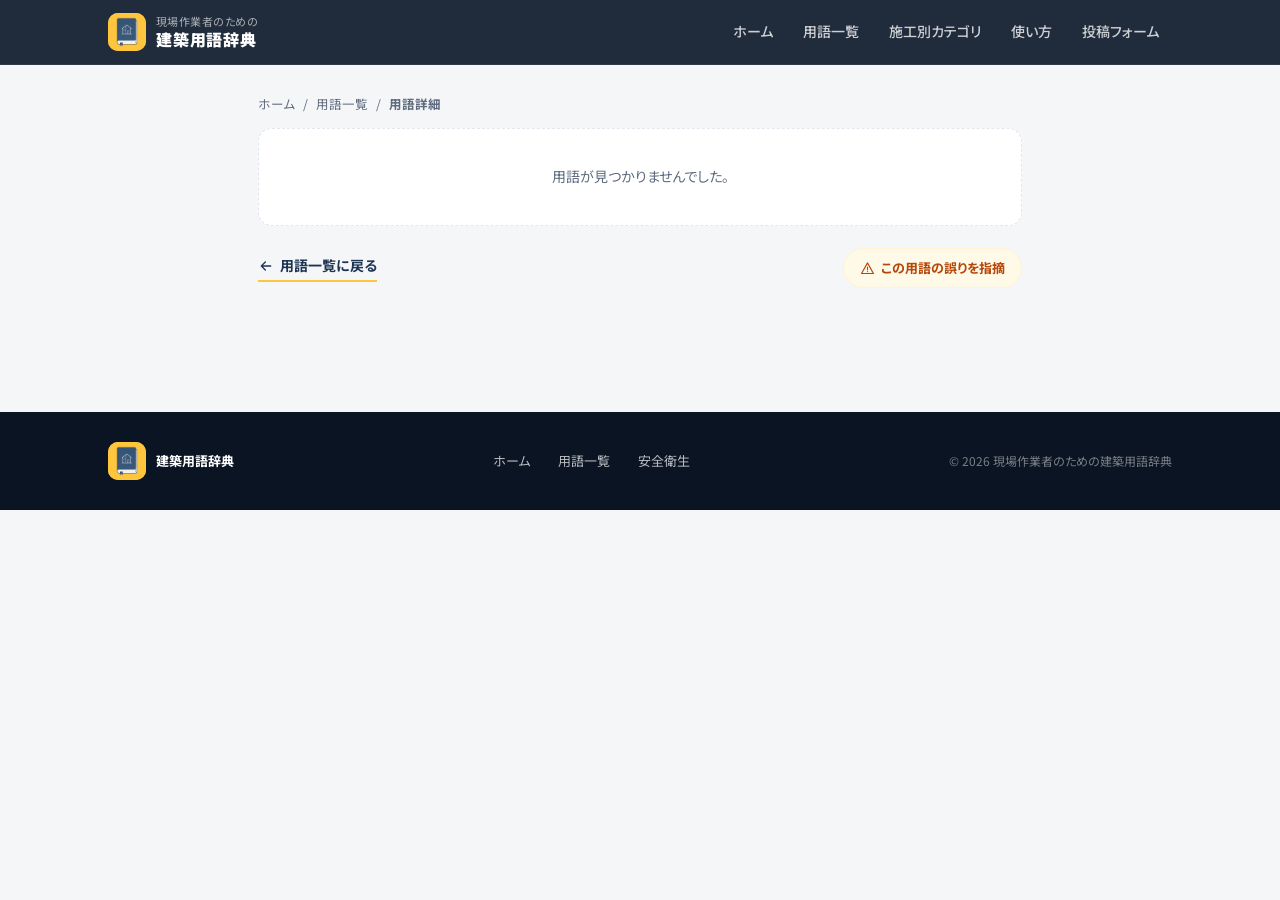
<file: term.html>
<!doctype html>
<html lang="ja">
<head>
  <meta charset="utf-8">
  <meta name="viewport" content="width=device-width, initial-scale=1">
  <title>用語詳細 | 現場作業者のための建築用語辞典</title>
  <meta name="description" content="建築用語の意味、よく使う場面、注意点、関連用語を表示します。">
  <meta name="theme-color" content="#0e1b2c">
  <link rel="preconnect" href="https://fonts.googleapis.com">
  <link rel="preconnect" href="https://fonts.gstatic.com" crossorigin>
  <link href="https://fonts.googleapis.com/css2?family=Noto+Sans+JP:wght@400;500;700;900&display=swap" rel="stylesheet">
  <link rel="icon" type="image/png" sizes="32x32" href="image/icon-32.png">
  <link rel="icon" type="image/png" sizes="192x192" href="image/icon-192.png">
  <link rel="apple-touch-icon" sizes="180x180" href="image/icon-180.png">
  <link rel="stylesheet" href="styles.css">
</head>
<body data-page="term">
  <a class="skip-link" href="#main">本文へスキップ</a>

  <header class="site-header">
    <div class="container header-inner">
      <a class="brand" href="index.html" aria-label="現場作業者のための建築用語辞典 ホーム">
        <span class="brand-mark" aria-hidden="true">
          <img class="brand-img" src="image/icon-192.png" alt="">
        </span>
        <span class="brand-text"><small>現場作業者のための</small><strong>建築用語辞典</strong></span>
      </a>
      <button class="nav-toggle" type="button" aria-expanded="false" aria-controls="globalNav">
        <span class="nav-toggle-bar" aria-hidden="true"></span>
        <span class="visually-hidden">メニュー</span>
      </button>
      <nav id="globalNav" class="nav" aria-label="メインナビゲーション">
        <a href="index.html">ホーム</a>
        <a href="search.html">用語一覧</a>
        <a href="index.html#categories">施工別カテゴリ</a>
        <a href="index.html#features">使い方</a>
        <a href="board.html">投稿フォーム</a>
      </nav>
    </div>
  </header>

  <main id="main">
    <section class="section section-detail">
      <div class="container container-narrow">
        <nav class="breadcrumb" aria-label="パンくずリスト">
          <a href="index.html">ホーム</a><span aria-hidden="true">/</span><a href="search.html">用語一覧</a><span aria-hidden="true">/</span><span aria-current="page" id="breadcrumbTerm">用語詳細</span>
        </nav>

        <div id="statusMessage" class="status-message" role="status" aria-live="polite" hidden></div>
        <article id="termDetail" class="detail-card" tabindex="-1" hidden></article>

        <div class="detail-actions">
          <a class="text-link" href="search.html"><svg aria-hidden="true" viewBox="0 0 24 24" fill="none" stroke="currentColor" stroke-width="2" stroke-linecap="round" stroke-linejoin="round"><path d="M19 12H5m6 6-6-6 6-6"/></svg>用語一覧に戻る</a>
          <a id="reportLink" class="report-link" href="board.html?type=typo"><svg aria-hidden="true" viewBox="0 0 24 24" fill="none" stroke="currentColor" stroke-width="1.8" stroke-linecap="round" stroke-linejoin="round"><path d="M12 3 2.5 20h19z"/><path d="M12 9.5V14M12 16.8v.2"/></svg>この用語の誤りを指摘</a>
        </div>
      </div>
    </section>
  </main>

  <footer class="footer">
    <div class="container footer-inner">
      <div class="footer-brand">
        <span class="brand-mark" aria-hidden="true">
          <img class="brand-img" src="image/icon-192.png" alt="">
        </span>
        <strong>建築用語辞典</strong>
      </div>
      <nav class="footer-nav" aria-label="フッターナビゲーション">
        <a href="index.html">ホーム</a>
        <a href="search.html">用語一覧</a>
        <a href="search.html?cat=safety">安全衛生</a>
      </nav>
      <p class="footer-copy">© 2026 現場作業者のための建築用語辞典</p>
    </div>
  </footer>

  <script src="app.js"></script>
</body>
</html>
</file>
<file: styles.css>
/* =============================================
   現場作業者のための建築用語辞典 — v2
   ============================================= */

:root {
  --navy-950: #0a1422;
  --navy-900: #0e1b2c;
  --navy-800: #14263c;
  --navy-700: #1d3553;
  --navy-100: #e8edf4;
  --navy-50: #f1f4f9;
  --yellow-500: #f2b41c;
  --yellow-400: #ffc53d;
  --yellow-100: #fff3d1;
  --yellow-50: #fff9e8;
  --bg: #f5f6f8;
  --surface: #ffffff;
  --border: #e2e6ed;
  --ink: #1a2433;
  --muted: #5e6b7e;
  --danger: #b54708;
  --radius-s: 8px;
  --radius-m: 14px;
  --radius-l: 20px;
  --shadow-s: 0 1px 2px rgba(14, 27, 44, 0.06);
  --shadow-m: 0 6px 24px -8px rgba(14, 27, 44, 0.18);
  --font: "Noto Sans JP", system-ui, -apple-system, "Segoe UI", "Hiragino Kaku Gothic ProN", "Yu Gothic UI", sans-serif;
  --container: 1120px;
}

* { box-sizing: border-box; }

html { scroll-behavior: smooth; }

body {
  margin: 0;
  font-family: var(--font);
  color: var(--ink);
  background: var(--bg);
  line-height: 1.7;
  -webkit-font-smoothing: antialiased;
  font-feature-settings: "palt";
}

img, svg { display: block; }

h1, h2, h3 { line-height: 1.35; margin: 0; }

a { color: inherit; }

button { font-family: inherit; }

.container {
  max-width: var(--container);
  margin-inline: auto;
  padding-inline: clamp(16px, 4vw, 28px);
}

.container-narrow { max-width: 820px; }

.visually-hidden {
  position: absolute;
  width: 1px; height: 1px;
  margin: -1px; padding: 0;
  overflow: hidden;
  clip: rect(0 0 0 0);
  white-space: nowrap;
  border: 0;
}

.skip-link {
  position: absolute;
  left: 12px; top: -48px;
  z-index: 100;
  background: var(--yellow-400);
  color: var(--navy-900);
  font-weight: 700;
  padding: 10px 18px;
  border-radius: 0 0 var(--radius-s) var(--radius-s);
  text-decoration: none;
  transition: top 0.15s ease;
}
.skip-link:focus { top: 0; }

:focus-visible {
  outline: 3px solid var(--yellow-500);
  outline-offset: 2px;
  border-radius: 4px;
}

/* ---------- Header ---------- */

.site-header {
  position: sticky;
  top: 0;
  z-index: 50;
  background: rgba(14, 27, 44, 0.92);
  backdrop-filter: blur(10px);
  -webkit-backdrop-filter: blur(10px);
  color: #fff;
  border-bottom: 1px solid rgba(255, 255, 255, 0.08);
}

.header-inner {
  display: flex;
  align-items: center;
  justify-content: space-between;
  gap: 16px;
  min-height: 64px;
}

.brand {
  display: flex;
  align-items: center;
  gap: 10px;
  text-decoration: none;
  padding-block: 8px;
}

.brand-mark {
  display: grid;
  place-items: center;
  width: 38px; height: 38px;
  flex-shrink: 0;
  border-radius: 10px;
  background: var(--yellow-400);
  color: var(--navy-900);
  overflow: hidden;
}
.brand-mark svg { width: 22px; height: 22px; }
.brand-mark .brand-img { width: 100%; height: 100%; object-fit: cover; }

.brand-text { display: flex; flex-direction: column; line-height: 1.25; }
.brand-text small { font-size: 11px; color: rgba(255, 255, 255, 0.62); letter-spacing: 0.04em; }
.brand-text strong { font-size: 16px; font-weight: 900; letter-spacing: 0.05em; }

.nav { display: flex; align-items: center; gap: 4px; }

.nav a {
  text-decoration: none;
  font-size: 14px;
  font-weight: 500;
  color: rgba(255, 255, 255, 0.78);
  padding: 8px 13px;
  border-radius: 999px;
  transition: color 0.15s ease, background-color 0.15s ease;
}

.nav a:hover { color: #fff; background: rgba(255, 255, 255, 0.1); }

.nav a[aria-current="page"] {
  color: var(--navy-900);
  background: var(--yellow-400);
  font-weight: 700;
}

.nav-toggle {
  display: none;
  position: relative;
  width: 44px; height: 44px;
  border: 1px solid rgba(255, 255, 255, 0.25);
  border-radius: 10px;
  background: transparent;
  cursor: pointer;
}

.nav-toggle-bar,
.nav-toggle-bar::before,
.nav-toggle-bar::after {
  content: "";
  position: absolute;
  left: 50%;
  width: 18px; height: 2px;
  background: #fff;
  border-radius: 2px;
  transform: translateX(-50%);
  transition: transform 0.2s ease, opacity 0.2s ease;
}
.nav-toggle-bar { top: 50%; margin-top: -1px; }
.nav-toggle-bar::before { top: -6px; }
.nav-toggle-bar::after { top: 6px; }

.nav-toggle[aria-expanded="true"] .nav-toggle-bar { background: transparent; }
.nav-toggle[aria-expanded="true"] .nav-toggle-bar::before { transform: translateX(-50%) translateY(6px) rotate(45deg); }
.nav-toggle[aria-expanded="true"] .nav-toggle-bar::after { transform: translateX(-50%) translateY(-6px) rotate(-45deg); }

/* ---------- Hero ---------- */

.hero {
  position: relative;
  background:
    linear-gradient(90deg, rgba(246, 250, 253, 0.97) 0%, rgba(246, 250, 253, 0.88) 42%, rgba(246, 250, 253, 0.3) 72%, rgba(246, 250, 253, 0.05) 100%),
    url("image/hero-banner.jpg") right center / cover no-repeat,
    #e9f1f8;
  color: var(--ink);
  border-bottom: 4px solid var(--yellow-400);
  overflow: hidden;
}

.hero-grid {
  position: relative;
  display: grid;
  grid-template-columns: minmax(0, 1.2fr) minmax(0, 0.8fr);
  align-items: center;
  gap: clamp(28px, 5vw, 64px);
  padding-block: clamp(56px, 9vw, 104px);
}

.hero-eyebrow {
  display: inline-flex;
  align-items: center;
  gap: 8px;
  margin: 0 0 18px;
  font-size: 13px;
  font-weight: 700;
  letter-spacing: 0.08em;
  color: var(--navy-800);
  background: rgba(255, 255, 255, 0.82);
  border: 1px solid rgba(14, 27, 44, 0.16);
  padding: 6px 14px;
  border-radius: 999px;
}

.hero-eyebrow-dot {
  width: 7px; height: 7px;
  border-radius: 50%;
  background: var(--yellow-500);
}

.hero h1 {
  font-size: clamp(30px, 4.6vw, 48px);
  font-weight: 900;
  letter-spacing: 0.02em;
  margin-bottom: 16px;
  color: var(--navy-900);
}

.hero h1 em {
  font-style: normal;
  color: var(--navy-800);
  background: linear-gradient(transparent 70%, rgba(255, 197, 61, 0.8) 70%);
}

.hero-lead {
  margin: 0 0 28px;
  max-width: 30em;
  font-size: clamp(14px, 1.6vw, 16px);
  color: #3d4c61;
}

/* ---------- Search box ---------- */

.search-form { position: relative; max-width: 560px; }

.search-box {
  display: flex;
  align-items: center;
  gap: 8px;
  background: #fff;
  border: 1px solid rgba(14, 27, 44, 0.1);
  border-radius: 999px;
  padding: 6px 6px 6px 18px;
  box-shadow: 0 12px 32px -12px rgba(14, 27, 44, 0.38);
}

.search-icon { width: 20px; height: 20px; color: var(--muted); flex-shrink: 0; }

.search-box input {
  flex: 1 1 0;
  width: 100%;
  min-width: 0;
  -webkit-appearance: none;
  appearance: none;
  border: 0;
  background: transparent;
  font: inherit;
  font-size: 16px;
  color: var(--ink);
  padding-block: 11px;
}
.search-box input:focus { outline: none; }
.search-box input::placeholder { color: #9aa5b5; }
.search-box input::-webkit-search-cancel-button { -webkit-appearance: none; }

.search-box button {
  border: 0;
  cursor: pointer;
  background: var(--yellow-400);
  color: var(--navy-900);
  font-weight: 900;
  font-size: 15px;
  letter-spacing: 0.1em;
  padding: 11px 26px;
  border-radius: 999px;
  transition: background-color 0.15s ease, transform 0.15s ease;
}
.search-box button:hover { background: var(--yellow-500); }
.search-box button:active { transform: scale(0.97); }

.search-suggest {
  position: absolute;
  z-index: 30;
  inset-inline: 0;
  top: calc(100% + 8px);
  margin: 0;
  padding: 6px;
  list-style: none;
  background: #fff;
  border: 1px solid var(--border);
  border-radius: var(--radius-m);
  box-shadow: var(--shadow-m);
  max-height: 320px;
  overflow-y: auto;
}

.search-suggest li {
  display: flex;
  align-items: baseline;
  gap: 10px;
  padding: 9px 12px;
  border-radius: var(--radius-s);
  cursor: pointer;
  color: var(--ink);
}

.search-suggest li strong { font-weight: 700; }
.search-suggest li .suggest-reading { font-size: 12px; color: var(--muted); }
.search-suggest li .suggest-cat { margin-left: auto; font-size: 11px; color: var(--muted); flex-shrink: 0; }

.search-suggest li:hover,
.search-suggest li[aria-selected="true"] { background: var(--yellow-50); }

/* ---------- Popular tags ---------- */

.popular { margin-top: 22px; }

.popular-label {
  display: block;
  font-size: 12px;
  font-weight: 700;
  letter-spacing: 0.08em;
  color: #5d6b7e;
  margin-bottom: 10px;
}

.tag-list { display: flex; flex-wrap: wrap; gap: 8px; }

.tag {
  border: 1px solid rgba(14, 27, 44, 0.18);
  background: rgba(255, 255, 255, 0.85);
  color: var(--navy-800);
  font-size: 13px;
  font-weight: 500;
  padding: 6px 14px;
  border-radius: 999px;
  cursor: pointer;
  transition: background-color 0.15s ease, color 0.15s ease, border-color 0.15s ease;
}

.tag:hover {
  background: var(--yellow-400);
  border-color: var(--yellow-400);
  color: var(--navy-900);
  font-weight: 700;
}

/* ---------- Sections ---------- */

.section { padding-block: clamp(48px, 7vw, 84px); }

.section-muted { background: #eef1f5; }

.section-heading { max-width: 620px; margin-bottom: 32px; }

.section-heading-row {
  max-width: none;
  display: flex;
  align-items: flex-end;
  justify-content: space-between;
  gap: 20px;
  flex-wrap: wrap;
}

.section-kicker {
  margin: 0 0 6px;
  font-size: 12px;
  font-weight: 900;
  letter-spacing: 0.18em;
  text-transform: uppercase;
  color: var(--yellow-500);
}

.section-heading h2 {
  font-size: clamp(22px, 3vw, 30px);
  font-weight: 900;
  letter-spacing: 0.02em;
}

.section-heading p { margin: 10px 0 0; color: var(--muted); font-size: 14px; }

.text-link {
  display: inline-flex;
  align-items: center;
  gap: 6px;
  font-size: 14px;
  font-weight: 700;
  color: var(--navy-700);
  text-decoration: none;
  border-bottom: 2px solid var(--yellow-400);
  padding-bottom: 2px;
  transition: color 0.15s ease;
}
.text-link:hover { color: var(--navy-900); }
.text-link svg { width: 16px; height: 16px; }

.pickup-actions { display: flex; align-items: center; gap: 18px; flex-wrap: wrap; }

.recent-empty {
  grid-column: 1 / -1;
  margin: 0;
  padding: 28px 20px;
  border: 1px dashed var(--border);
  border-radius: var(--radius-m);
  background: var(--surface);
  color: var(--muted);
  font-size: 14px;
  text-align: center;
}

.link-button {
  border: 0;
  background: none;
  padding: 0;
  cursor: pointer;
  font: inherit;
  font-size: 13px;
  font-weight: 700;
  color: var(--muted);
  text-decoration: underline;
  text-underline-offset: 3px;
  transition: color 0.15s ease;
}
.link-button:hover { color: var(--navy-800); }

/* ---------- Category cards ---------- */

.category-grid {
  display: grid;
  grid-template-columns: repeat(auto-fill, minmax(236px, 1fr));
  gap: 14px;
}

.category-card {
  display: flex;
  align-items: flex-start;
  gap: 14px;
  text-align: left;
  background: var(--surface);
  border: 1px solid var(--border);
  border-radius: var(--radius-m);
  padding: 18px;
  cursor: pointer;
  text-decoration: none;
  box-shadow: var(--shadow-s);
  transition: transform 0.18s ease, box-shadow 0.18s ease, border-color 0.18s ease;
}

.category-card:hover {
  transform: translateY(-3px);
  box-shadow: var(--shadow-m);
  border-color: var(--navy-700);
}

.category-icon {
  display: grid;
  place-items: center;
  width: 56px; height: 56px;
  flex-shrink: 0;
  border-radius: 12px;
  background: var(--yellow-50);
  border: 1px solid var(--yellow-100);
  color: var(--navy-800);
  overflow: hidden;
}
.category-icon svg { width: 24px; height: 24px; }

.category-icon .category-img {
  width: 100%;
  height: 100%;
  object-fit: cover;
}

.category-card h3 { font-size: 15px; font-weight: 700; }

.category-card .category-count {
  display: block;
  font-size: 12px;
  font-weight: 700;
  color: var(--yellow-500);
  margin-top: 2px;
}

.category-card p {
  margin: 6px 0 0;
  font-size: 12.5px;
  line-height: 1.6;
  color: var(--muted);
  display: -webkit-box;
  -webkit-line-clamp: 2;
  -webkit-box-orient: vertical;
  overflow: hidden;
}

/* ---------- Term cards ---------- */

.term-grid {
  display: grid;
  grid-template-columns: repeat(auto-fill, minmax(280px, 1fr));
  gap: 14px;
}

.term-card {
  position: relative;
  display: flex;
  flex-direction: column;
  align-items: flex-start;
  gap: 4px;
  text-align: left;
  background: var(--surface);
  border: 1px solid var(--border);
  border-radius: var(--radius-m);
  padding: 20px 20px 16px;
  cursor: pointer;
  text-decoration: none;
  color: var(--ink);
  box-shadow: var(--shadow-s);
  overflow: hidden;
  transition: transform 0.18s ease, box-shadow 0.18s ease, border-color 0.18s ease;
}

.term-card::before {
  content: "";
  position: absolute;
  inset-block: 0;
  left: 0;
  width: 4px;
  background: var(--yellow-400);
  transform: scaleY(0);
  transform-origin: top;
  transition: transform 0.2s ease;
}

.term-card:hover {
  transform: translateY(-3px);
  box-shadow: var(--shadow-m);
  border-color: var(--navy-700);
}

.term-card:hover::before { transform: scaleY(1); }

.term-card h3 {
  font-size: 19px;
  font-weight: 900;
  letter-spacing: 0.02em;
}

.term-card .reading { margin: 0; font-size: 12px; color: var(--muted); }

.term-card .meaning {
  margin: 6px 0 12px;
  font-size: 13.5px;
  line-height: 1.65;
  color: #38465a;
  display: -webkit-box;
  -webkit-line-clamp: 2;
  -webkit-box-orient: vertical;
  overflow: hidden;
}

.badge {
  margin-top: auto;
  font-size: 11px;
  font-weight: 700;
  color: var(--navy-700);
  background: var(--navy-50);
  border-radius: 999px;
  padding: 3px 11px;
}

mark {
  background: var(--yellow-100);
  color: inherit;
  border-radius: 3px;
  padding-inline: 1px;
}

/* ---------- Feature cards ---------- */

.feature-grid {
  display: grid;
  grid-template-columns: repeat(auto-fit, minmax(230px, 1fr));
  gap: 14px;
}

.feature-card {
  background: var(--surface);
  border: 1px solid var(--border);
  border-radius: var(--radius-m);
  padding: 24px 22px;
  box-shadow: var(--shadow-s);
}

.feature-icon {
  display: grid;
  place-items: center;
  width: 46px; height: 46px;
  border-radius: 12px;
  background: var(--navy-900);
  color: var(--yellow-400);
  margin-bottom: 14px;
}
.feature-icon svg { width: 24px; height: 24px; }

.feature-card h3 { font-size: 16px; font-weight: 700; margin-bottom: 8px; }
.feature-card p { margin: 0; font-size: 13.5px; color: var(--muted); }

/* ---------- Page hero (search) ---------- */

.page-hero {
  background:
    radial-gradient(700px 300px at 85% -30%, rgba(255, 197, 61, 0.14), transparent 60%),
    linear-gradient(160deg, var(--navy-900), var(--navy-950));
  color: #fff;
  padding-block: clamp(32px, 5vw, 56px);
}

.page-hero h1 { font-size: clamp(24px, 3.4vw, 34px); font-weight: 900; }

.page-lead { margin: 8px 0 22px; font-size: 14px; color: rgba(255, 255, 255, 0.72); }

.breadcrumb {
  display: flex;
  align-items: center;
  flex-wrap: wrap;
  gap: 8px;
  font-size: 12.5px;
  margin-bottom: 14px;
  color: var(--muted);
}

.page-hero .breadcrumb { color: rgba(255, 255, 255, 0.55); }

.breadcrumb a { text-decoration: none; }
.breadcrumb a:hover { text-decoration: underline; }
.breadcrumb [aria-current="page"] { font-weight: 700; }
.page-hero .breadcrumb [aria-current="page"] { color: #fff; }

/* ---------- Filter bar ---------- */

.section-list { padding-top: 28px; }

.filter-area { margin-bottom: 26px; display: grid; gap: 8px; }

.filter-bar { display: flex; align-items: center; gap: 12px; }

.filter-label {
  flex-shrink: 0;
  width: 4.5em;
  white-space: nowrap;
  font-size: 11px;
  font-weight: 900;
  letter-spacing: 0.08em;
  color: var(--muted);
}

.kana-chip {
  min-width: 42px;
  padding-inline: 0;
  text-align: center;
  font-weight: 700;
}

.kana-chip-all { min-width: 0; padding-inline: 16px; }

.filter-scroll .kana-chip[aria-pressed="true"]::before { content: ""; }

.kana-chip:disabled {
  opacity: 0.35;
  cursor: default;
}

.filter-scroll {
  display: flex;
  gap: 8px;
  overflow-x: auto;
  padding-block: 4px;
  scrollbar-width: thin;
}

.filter-chip {
  flex-shrink: 0;
  border: 1px solid var(--border);
  background: var(--surface);
  color: var(--ink);
  font-size: 13px;
  font-weight: 500;
  padding: 7px 16px;
  border-radius: 999px;
  cursor: pointer;
  transition: background-color 0.15s ease, color 0.15s ease, border-color 0.15s ease;
}

.filter-chip:hover { border-color: var(--navy-700); }

.filter-chip[aria-pressed="true"] {
  background: var(--navy-900);
  border-color: var(--navy-900);
  color: #fff;
  font-weight: 700;
}

.filter-chip[aria-pressed="true"]::before {
  content: "✓ ";
  color: var(--yellow-400);
}

.results-heading {
  display: flex;
  align-items: baseline;
  gap: 14px;
  flex-wrap: wrap;
  margin-bottom: 18px;
}

.results-heading h2 { font-size: 20px; font-weight: 900; }
.results-heading p { margin: 0; font-size: 13px; color: var(--muted); }

.status-message {
  background: var(--surface);
  border: 1px dashed var(--border);
  border-radius: var(--radius-m);
  color: var(--muted);
  text-align: center;
  font-size: 14px;
  padding: 36px 20px;
  margin-bottom: 18px;
}

/* ---------- Term detail ---------- */

.section-detail { padding-top: 28px; }

.detail-card:focus,
.detail-card:focus-visible { outline: none; }

.detail-card {
  background: var(--surface);
  border: 1px solid var(--border);
  border-radius: var(--radius-l);
  box-shadow: var(--shadow-s);
  overflow: hidden;
}

.detail-header {
  background: linear-gradient(160deg, var(--navy-900), var(--navy-800));
  color: #fff;
  padding: clamp(24px, 4vw, 36px);
  border-bottom: 4px solid var(--yellow-400);
}

.detail-header .badge { background: rgba(255, 255, 255, 0.12); color: var(--yellow-400); margin: 0 0 12px; display: inline-block; }

.detail-header h1 {
  font-size: clamp(28px, 4.4vw, 40px);
  font-weight: 900;
  letter-spacing: 0.03em;
}

.detail-header .reading { margin: 6px 0 0; font-size: 14px; color: rgba(255, 255, 255, 0.66); }

.detail-body { padding: clamp(20px, 4vw, 32px); display: grid; gap: 20px; }

.detail-section h2 {
  display: flex;
  align-items: center;
  gap: 8px;
  font-size: 14px;
  font-weight: 900;
  letter-spacing: 0.06em;
  color: var(--navy-700);
  margin-bottom: 8px;
}

.detail-section h2 svg { width: 18px; height: 18px; color: var(--yellow-500); flex-shrink: 0; }

.detail-section p { margin: 0; font-size: 15px; }

.detail-meaning p { font-size: 16.5px; font-weight: 500; line-height: 1.8; }

.detail-caution {
  background: var(--yellow-50);
  border: 1px solid var(--yellow-100);
  border-left: 4px solid var(--yellow-400);
  border-radius: var(--radius-s);
  padding: 14px 16px;
}

.detail-caution h2 { color: var(--danger); }
.detail-caution h2 svg { color: var(--danger); }

.related-list { display: flex; flex-wrap: wrap; gap: 8px; }

.related-chip {
  display: inline-flex;
  align-items: center;
  gap: 6px;
  border: 1px solid var(--border);
  background: var(--bg);
  color: var(--navy-800);
  font-size: 13px;
  font-weight: 500;
  text-decoration: none;
  padding: 6px 14px;
  border-radius: 999px;
  cursor: pointer;
  transition: background-color 0.15s ease, border-color 0.15s ease;
}

.related-chip:hover { background: var(--yellow-50); border-color: var(--yellow-400); }

.related-chip svg { width: 13px; height: 13px; color: var(--yellow-500); }

.detail-actions {
  margin-top: 22px;
  display: flex;
  align-items: center;
  justify-content: space-between;
  gap: 16px;
  flex-wrap: wrap;
}

.report-link {
  display: inline-flex;
  align-items: center;
  gap: 6px;
  font-size: 13px;
  font-weight: 700;
  color: var(--danger);
  text-decoration: none;
  border: 1px solid var(--yellow-100);
  background: var(--yellow-50);
  border-radius: 999px;
  padding: 8px 16px;
  transition: background-color 0.15s ease, border-color 0.15s ease;
}
.report-link:hover { background: var(--yellow-100); border-color: var(--yellow-400); }
.report-link svg { width: 15px; height: 15px; }

/* ---------- 投稿板 ---------- */

.section-board { padding-top: 28px; }

.post-form {
  background: var(--surface);
  border: 1px solid var(--border);
  border-radius: var(--radius-l);
  box-shadow: var(--shadow-s);
  padding: clamp(20px, 4vw, 32px);
  margin-bottom: 40px;
}

.post-field { margin-bottom: 20px; border: 0; padding: 0; }
.post-field > label,
.post-field > legend {
  display: block;
  font-size: 14px;
  font-weight: 700;
  color: var(--navy-800);
  margin-bottom: 8px;
  padding: 0;
}

.req {
  display: inline-block;
  margin-left: 8px;
  font-size: 11px;
  font-weight: 700;
  color: var(--danger);
  background: var(--yellow-50);
  border: 1px solid var(--yellow-100);
  border-radius: 999px;
  padding: 1px 8px;
  vertical-align: middle;
}

.post-type-choices { display: flex; flex-wrap: wrap; gap: 10px; }

.post-radio {
  display: inline-flex;
  align-items: center;
  gap: 8px;
  border: 1px solid var(--border);
  border-radius: 999px;
  padding: 8px 16px;
  cursor: pointer;
  font-size: 14px;
  font-weight: 500;
  transition: border-color 0.15s ease, background-color 0.15s ease;
}
.post-radio:hover { border-color: var(--navy-700); }
.post-radio input { accent-color: var(--navy-900); }
.post-radio:has(input:checked) {
  border-color: var(--navy-900);
  background: var(--navy-50);
  font-weight: 700;
}

.post-field input[type="text"],
.post-field textarea {
  width: 100%;
  border: 1px solid var(--border);
  border-radius: var(--radius-s);
  background: #fff;
  font: inherit;
  font-size: 15px;
  color: var(--ink);
  padding: 11px 14px;
  -webkit-appearance: none;
  appearance: none;
}
.post-field textarea { resize: vertical; min-height: 110px; line-height: 1.7; }
.post-field input[type="text"]:focus,
.post-field textarea:focus {
  outline: none;
  border-color: var(--navy-700);
  box-shadow: 0 0 0 3px rgba(29, 53, 83, 0.12);
}

.post-help { margin: 6px 0 0; text-align: right; font-size: 12px; color: var(--muted); }

.hp-field {
  position: absolute;
  left: -9999px;
  width: 1px;
  height: 1px;
  overflow: hidden;
}

.post-submit {
  border: 0;
  cursor: pointer;
  background: var(--yellow-400);
  color: var(--navy-900);
  font-weight: 900;
  font-size: 15px;
  letter-spacing: 0.08em;
  padding: 13px 30px;
  border-radius: 999px;
  transition: background-color 0.15s ease, transform 0.15s ease;
}
.post-submit:hover { background: var(--yellow-500); }
.post-submit:active { transform: scale(0.98); }
.post-submit:disabled { opacity: 0.6; cursor: default; }

.post-note { margin: 14px 0 0; font-size: 12.5px; color: var(--muted); }

.post-status {
  margin-bottom: 16px;
  padding: 12px 16px;
  border-radius: var(--radius-s);
  font-size: 14px;
  font-weight: 500;
  background: var(--navy-50);
  color: var(--navy-800);
}
.post-status-ok {
  background: #e9f7ef;
  color: #1c7a47;
  border: 1px solid #bfe6cf;
}
.post-status-error {
  background: #fdeee7;
  color: var(--danger);
  border: 1px solid #f6d3bf;
}

.board-list-head { margin-bottom: 18px; }
.board-list-head h2 { font-size: 20px; font-weight: 900; }
.board-list-head p { margin: 6px 0 0; font-size: 13px; color: var(--muted); }

.post-list { display: grid; gap: 12px; }

.post-card {
  background: var(--surface);
  border: 1px solid var(--border);
  border-radius: var(--radius-m);
  box-shadow: var(--shadow-s);
  padding: 18px 20px;
}

.post-head {
  display: flex;
  align-items: center;
  gap: 12px;
  margin-bottom: 8px;
}

.post-type {
  font-size: 11px;
  font-weight: 700;
  border-radius: 999px;
  padding: 3px 11px;
}
.post-type-typo { color: var(--danger); background: var(--yellow-50); border: 1px solid var(--yellow-100); }
.post-type-request { color: var(--navy-700); background: var(--navy-50); border: 1px solid var(--border); }

.post-head time { font-size: 12px; color: var(--muted); }

.post-term { margin: 0 0 6px; font-size: 13px; font-weight: 700; color: var(--navy-800); }
.post-body { margin: 0; font-size: 14.5px; line-height: 1.75; color: var(--ink); white-space: pre-line; }

.post-comment {
  margin-top: 14px;
  padding: 12px 14px;
  border-radius: var(--radius-s);
  background: var(--navy-50);
  border: 1px solid var(--border);
  border-left: 3px solid var(--navy-700);
}
.post-comment-head {
  display: flex;
  align-items: center;
  gap: 6px;
  margin: 0 0 6px;
  font-size: 12.5px;
  font-weight: 700;
  color: var(--navy-700);
}
.post-comment-head svg { width: 16px; height: 16px; flex: none; }
.post-comment-body { margin: 0; font-size: 14px; line-height: 1.7; color: var(--ink); white-space: pre-line; }

/* ---------- 隠し機能: テトリス ---------- */

.tetris-overlay {
  position: fixed;
  inset: 0;
  z-index: 1000;
  display: flex;
  align-items: center;
  justify-content: center;
  padding: 16px;
  background: rgba(7, 14, 25, 0.82);
  backdrop-filter: blur(3px);
}

.tetris-modal {
  position: relative;
  background: #0e1b2c;
  border: 1px solid rgba(255, 255, 255, 0.12);
  border-radius: 16px;
  box-shadow: 0 24px 60px rgba(0, 0, 0, 0.5);
  padding: 16px;
  color: #fff;
  max-width: 100%;
}

.tetris-bar {
  display: flex;
  align-items: center;
  gap: 10px;
  margin-bottom: 12px;
}
.tetris-title { font-size: 20px; letter-spacing: 3px; font-weight: 900; }
.tetris-egg { font-size: 11px; color: #ffd23f; opacity: 0.85; letter-spacing: 1px; }
.tetris-close {
  margin-left: auto;
  width: 34px;
  height: 34px;
  border-radius: 8px;
  border: 1px solid rgba(255, 255, 255, 0.2);
  background: transparent;
  color: #fff;
  font-size: 20px;
  line-height: 1;
  cursor: pointer;
}
.tetris-close:hover { background: rgba(255, 255, 255, 0.1); }

.tetris-stage { display: flex; gap: 16px; align-items: flex-start; }
.tetris-board {
  background: #0b1626;
  border-radius: 8px;
  border: 1px solid rgba(255, 255, 255, 0.1);
  touch-action: none;
  max-width: 100%;
  height: auto;
}
.tetris-side {
  display: flex;
  flex-direction: column;
  gap: 12px;
  min-width: 112px;
}
.tetris-panel {
  background: rgba(255, 255, 255, 0.05);
  border: 1px solid rgba(255, 255, 255, 0.08);
  border-radius: 10px;
  padding: 8px 10px;
  display: flex;
  flex-direction: column;
  gap: 4px;
}
.tetris-label { font-size: 10px; letter-spacing: 1.5px; color: rgba(255, 255, 255, 0.55); }
.tetris-num { font-size: 22px; font-weight: 800; }
.tetris-next, .tetris-hold { display: block; }
.tetris-help {
  list-style: none;
  margin: 4px 0 0;
  padding: 0;
  font-size: 12px;
  line-height: 1.95;
  color: rgba(255, 255, 255, 0.72);
}
.tetris-help b { color: #fff; font-weight: 700; }

.tetris-controls {
  display: flex;
  flex-direction: column;
  gap: 8px;
  margin-top: 12px;
}
.tetris-controls .tc-row { display: flex; gap: 8px; }
.tc-btn {
  flex: 1;
  min-height: 54px;
  padding: 0 14px;
  border-radius: 12px;
  border: 1px solid rgba(255, 255, 255, 0.18);
  background: rgba(255, 255, 255, 0.08);
  color: #fff;
  font-size: 20px;
  font-weight: 700;
  cursor: pointer;
  touch-action: none;
  user-select: none;
  -webkit-user-select: none;
  -webkit-tap-highlight-color: transparent;
}
.tc-btn:active { background: rgba(255, 210, 63, 0.28); border-color: #ffd23f; }
.tc-rotate { background: rgba(255, 210, 63, 0.16); }
.tc-hold { background: rgba(168, 85, 247, 0.18); font-size: 16px; }
.tc-drop { background: rgba(56, 189, 248, 0.16); font-size: 16px; }

/* タッチ操作ボタンはマウス環境では隠す（キーボード操作が前提） */
@media (hover: hover) and (pointer: fine) {
  .tetris-controls { display: none; }
}
/* タッチ端末ではキーボード操作のヒントを隠す */
@media (pointer: coarse) {
  .tetris-help { display: none; }
}

.tetris-msg {
  position: absolute;
  left: 50%;
  top: 50%;
  transform: translate(-50%, -50%);
  margin: 0;
  padding: 18px 30px;
  border-radius: 12px;
  background: rgba(11, 22, 38, 0.94);
  border: 1px solid #ffd23f;
  color: #fff;
  text-align: center;
  font-size: 26px;
  font-weight: 900;
  letter-spacing: 2px;
  cursor: pointer;
}
.tetris-msg small {
  display: block;
  margin-top: 8px;
  font-size: 12px;
  font-weight: 500;
  letter-spacing: 0;
  color: rgba(255, 255, 255, 0.7);
}

@media (max-width: 480px) {
  .tetris-modal { padding: 12px; }
  .tetris-stage { gap: 10px; }
  .tetris-side { min-width: 92px; }
}

@media (prefers-reduced-motion: reduce) {
  .tetris-overlay { backdrop-filter: none; }
}

/* ---------- Footer ---------- */

.footer {
  background: var(--navy-950);
  color: rgba(255, 255, 255, 0.72);
  margin-top: 40px;
}

.footer-inner {
  display: flex;
  align-items: center;
  justify-content: space-between;
  gap: 18px;
  flex-wrap: wrap;
  padding-block: 30px;
  font-size: 13px;
}

.footer-brand { display: flex; align-items: center; gap: 10px; color: #fff; }

.footer-nav { display: flex; gap: 4px; }
.footer-nav a {
  text-decoration: none;
  padding: 6px 12px;
  border-radius: 999px;
  transition: background-color 0.15s ease, color 0.15s ease;
}
.footer-nav a:hover { background: rgba(255, 255, 255, 0.08); color: #fff; }

.footer-copy { margin: 0; font-size: 12px; color: rgba(255, 255, 255, 0.45); }

/* ---------- Responsive ---------- */

@media (max-width: 960px) {
  .hero-grid { grid-template-columns: 1fr; }

  .hero {
    background:
      linear-gradient(rgba(246, 250, 253, 0.93), rgba(246, 250, 253, 0.88)),
      url("image/hero-banner.jpg") 72% center / cover no-repeat,
      #e9f1f8;
  }
}

@media (max-width: 760px) {
  .nav-toggle { display: block; }

  .nav {
    display: none;
    position: absolute;
    top: 100%;
    inset-inline: 0;
    flex-direction: column;
    align-items: stretch;
    gap: 2px;
    background: var(--navy-900);
    border-bottom: 1px solid rgba(255, 255, 255, 0.1);
    padding: 10px clamp(16px, 4vw, 28px) 16px;
    box-shadow: 0 16px 32px -12px rgba(0, 0, 0, 0.4);
  }

  .nav.is-open { display: flex; }

  .nav a { border-radius: var(--radius-s); padding: 12px 14px; font-size: 15px; }

  .search-box { padding-left: 14px; }
  .search-box button { padding-inline: 18px; letter-spacing: 0.04em; }

  .footer-inner { flex-direction: column; align-items: flex-start; gap: 12px; }
}

@media (prefers-reduced-motion: reduce) {
  html { scroll-behavior: auto; }
  *, *::before, *::after { transition: none !important; }
}
</file>
